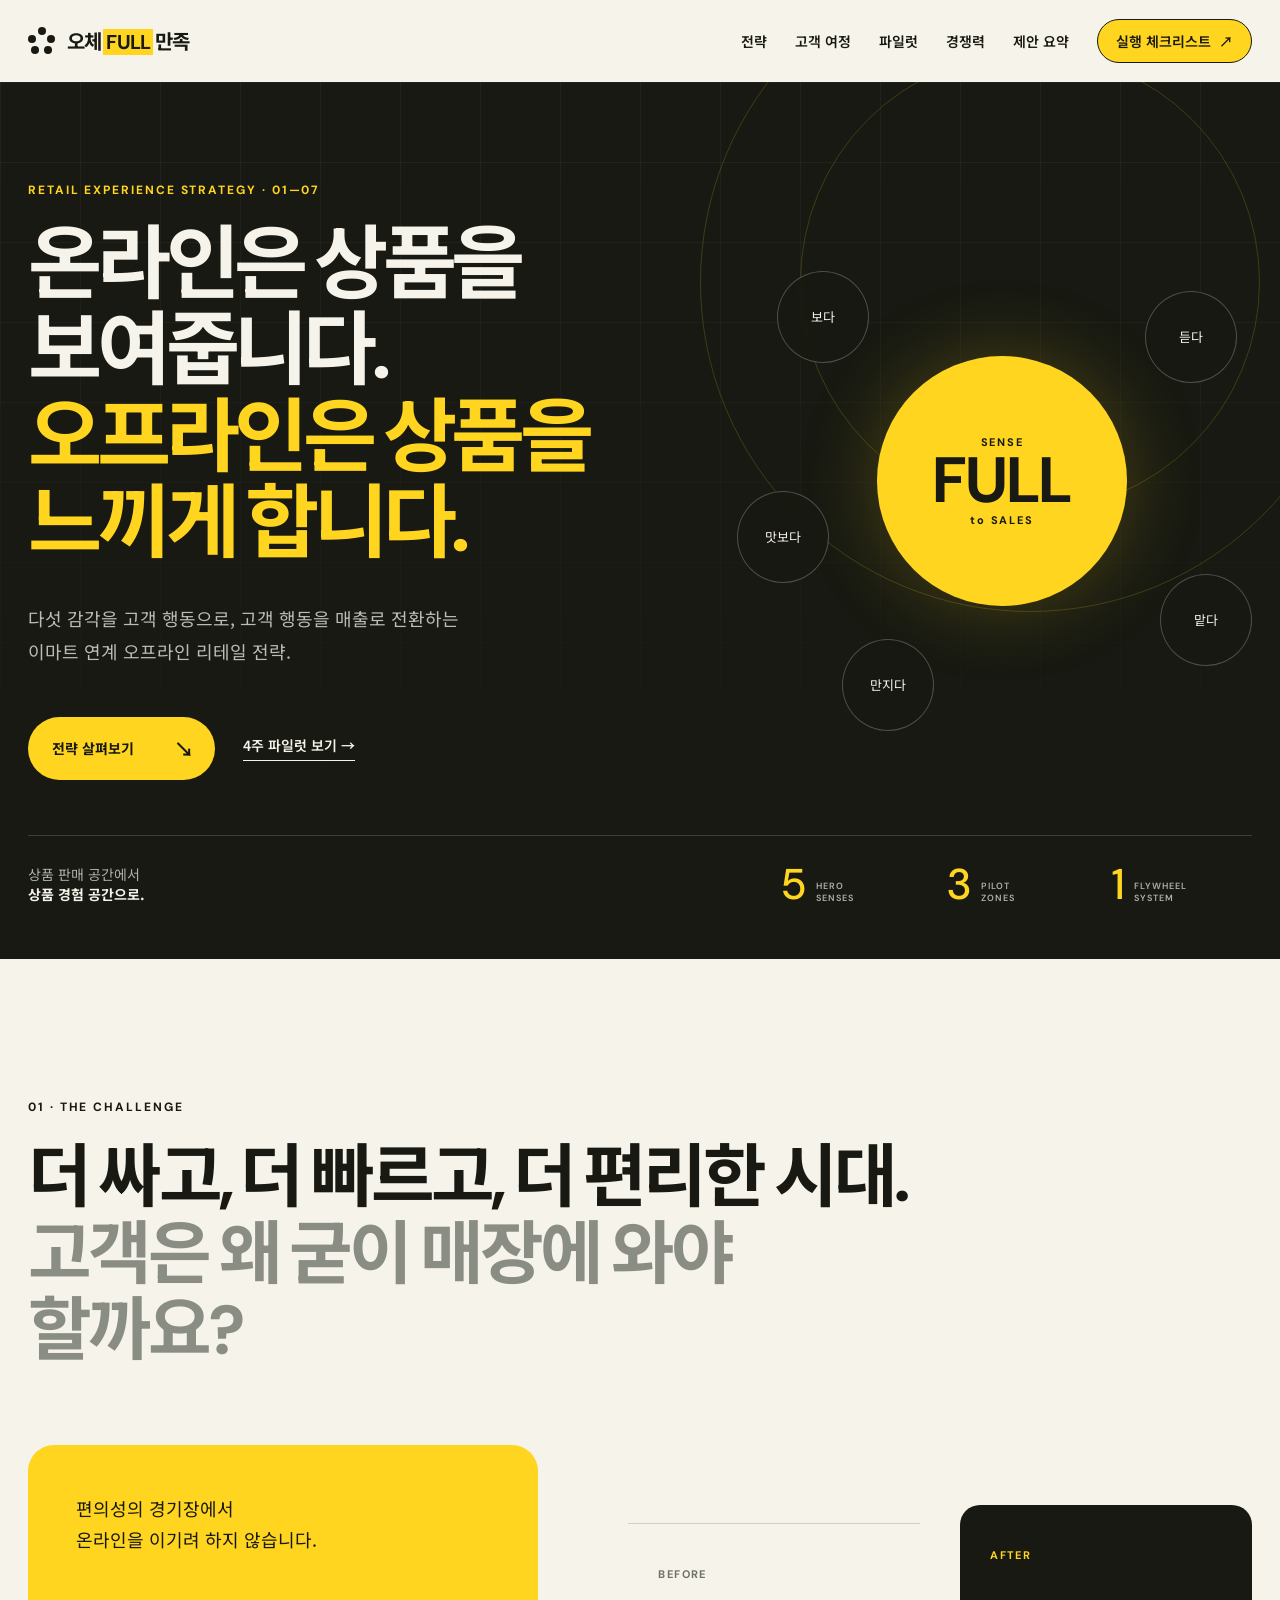
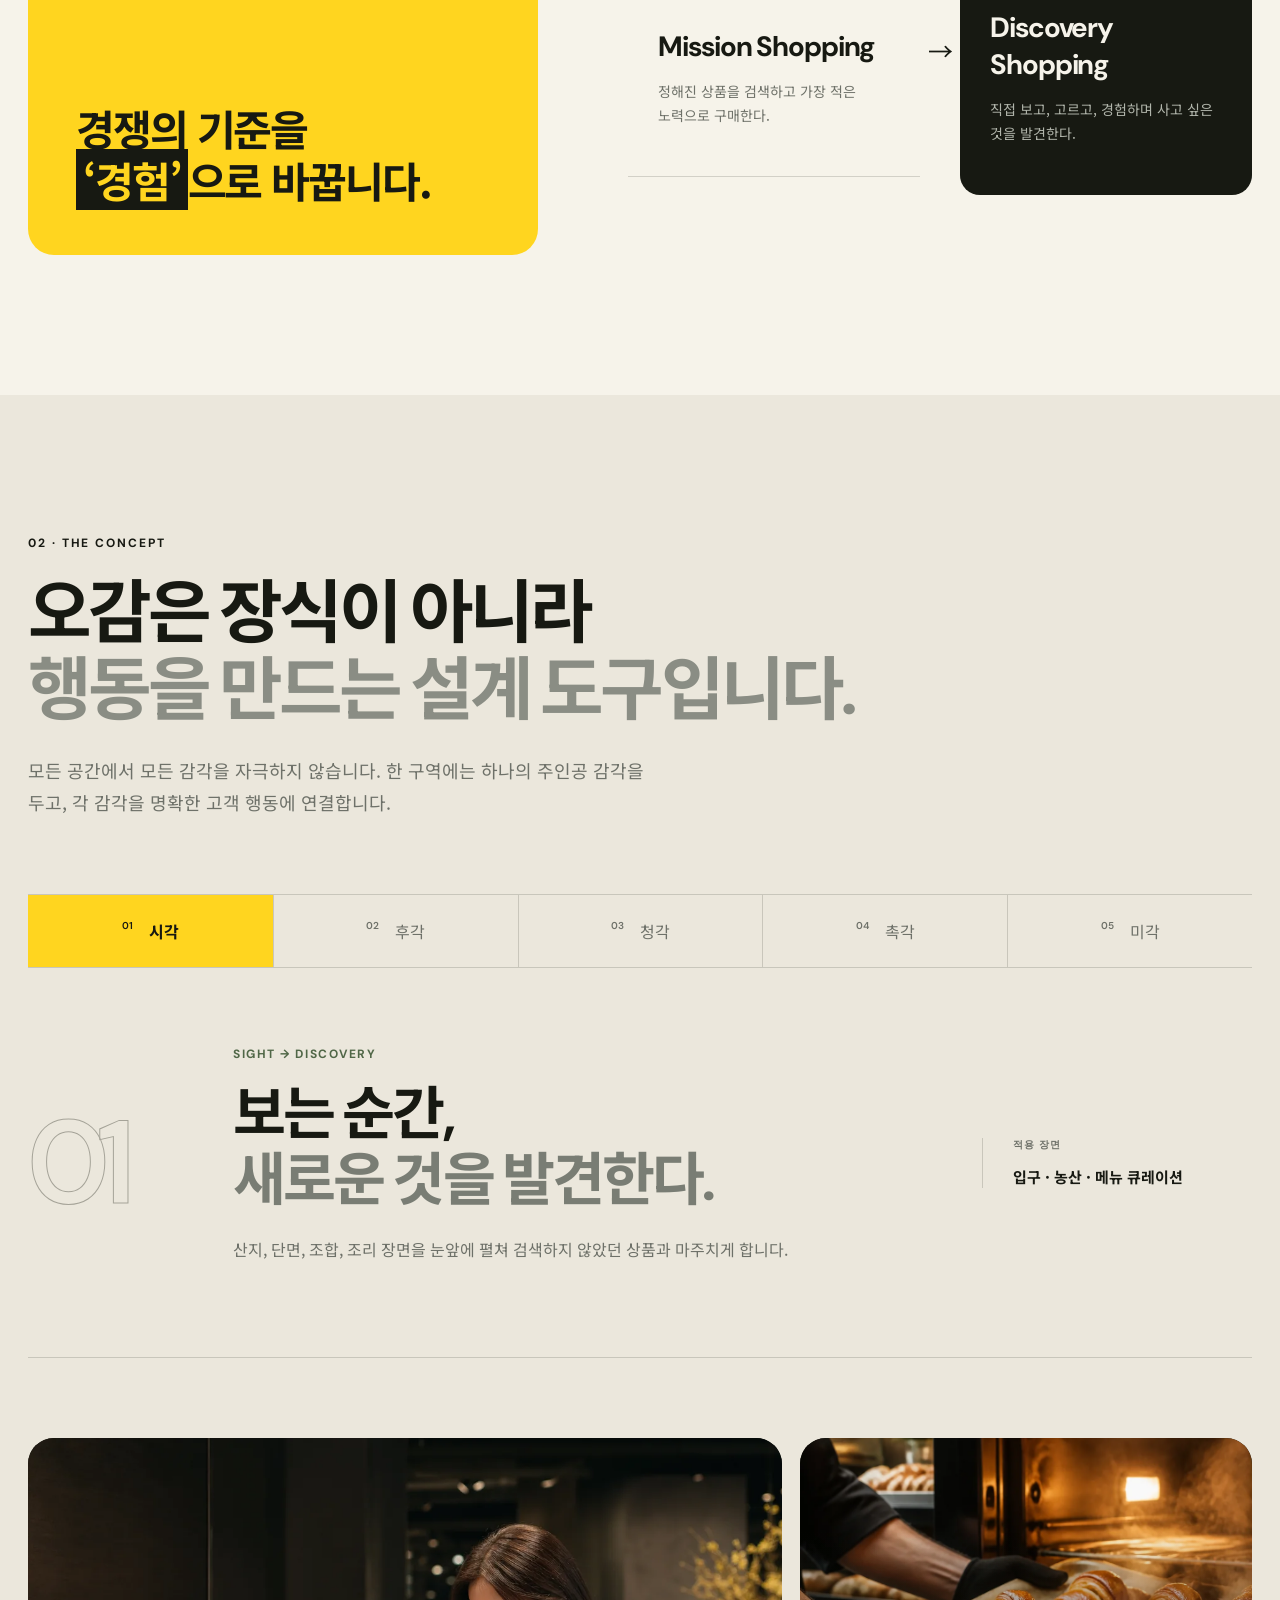
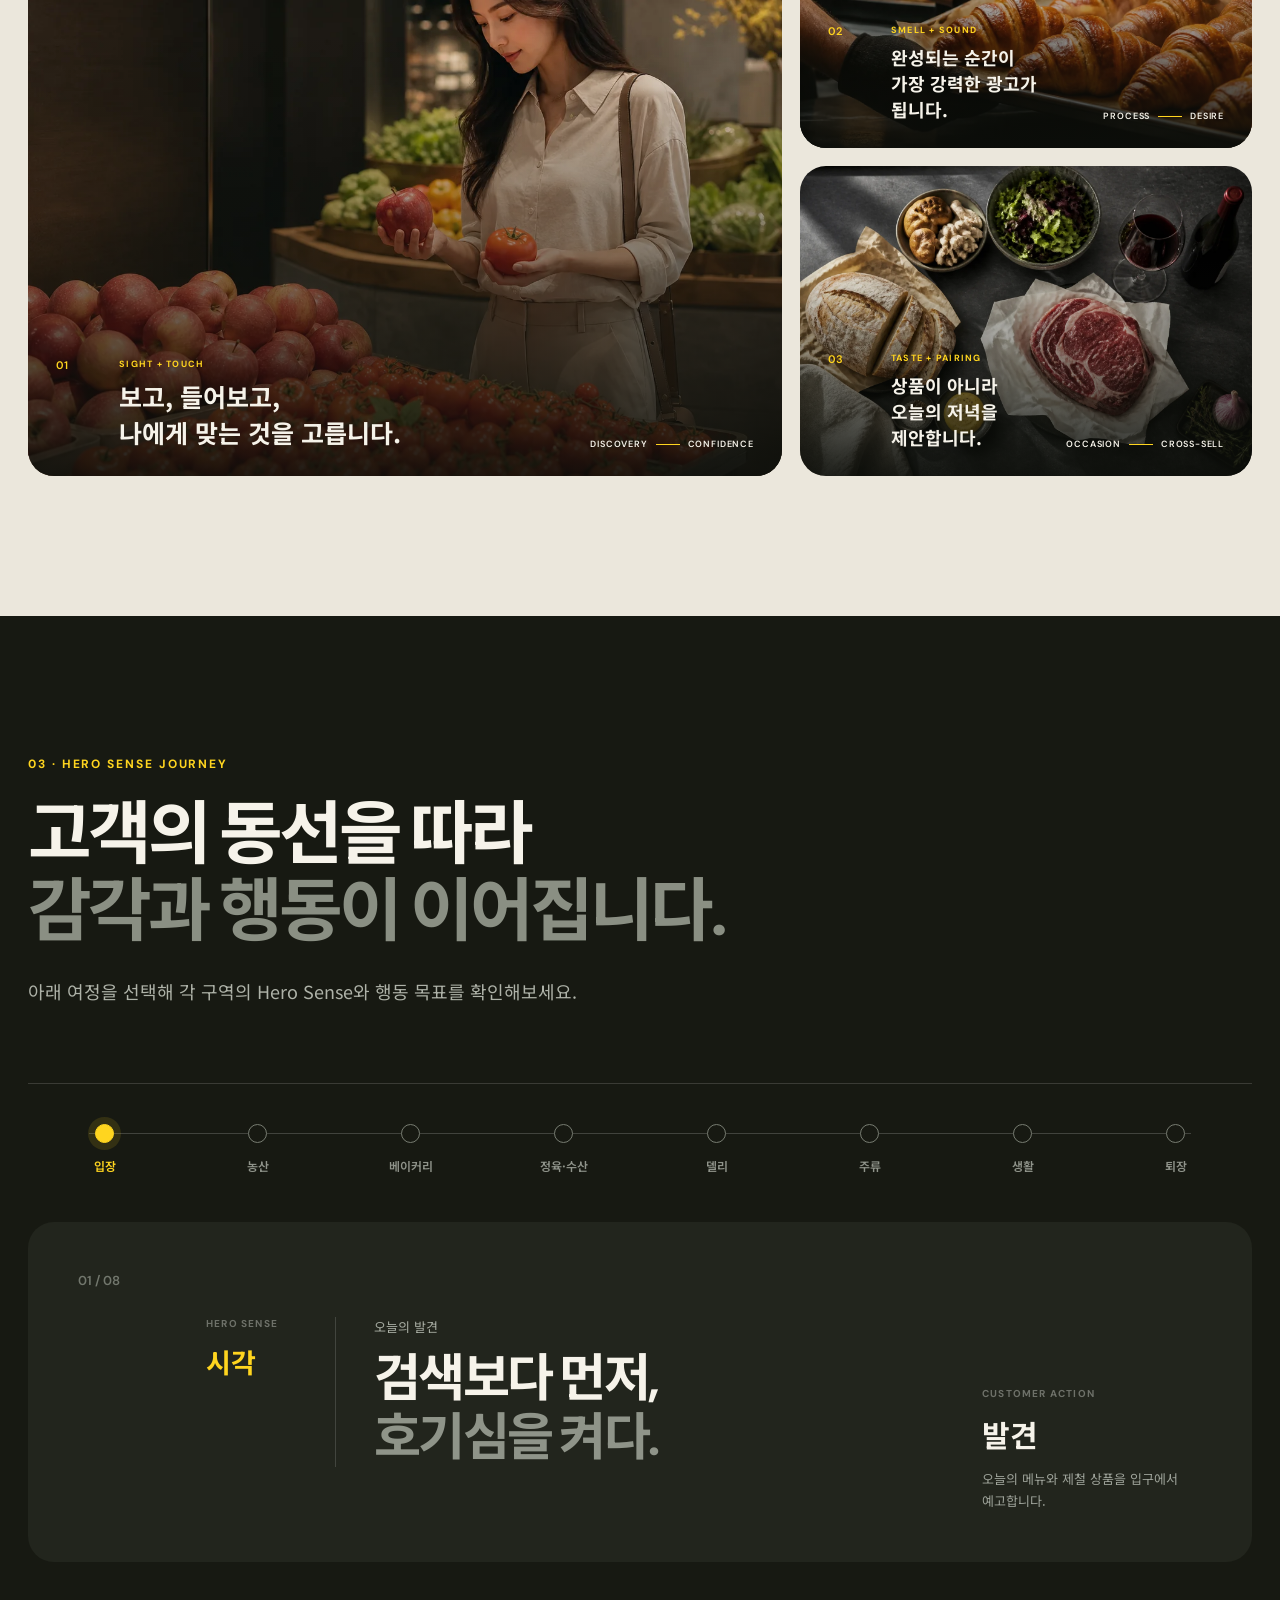
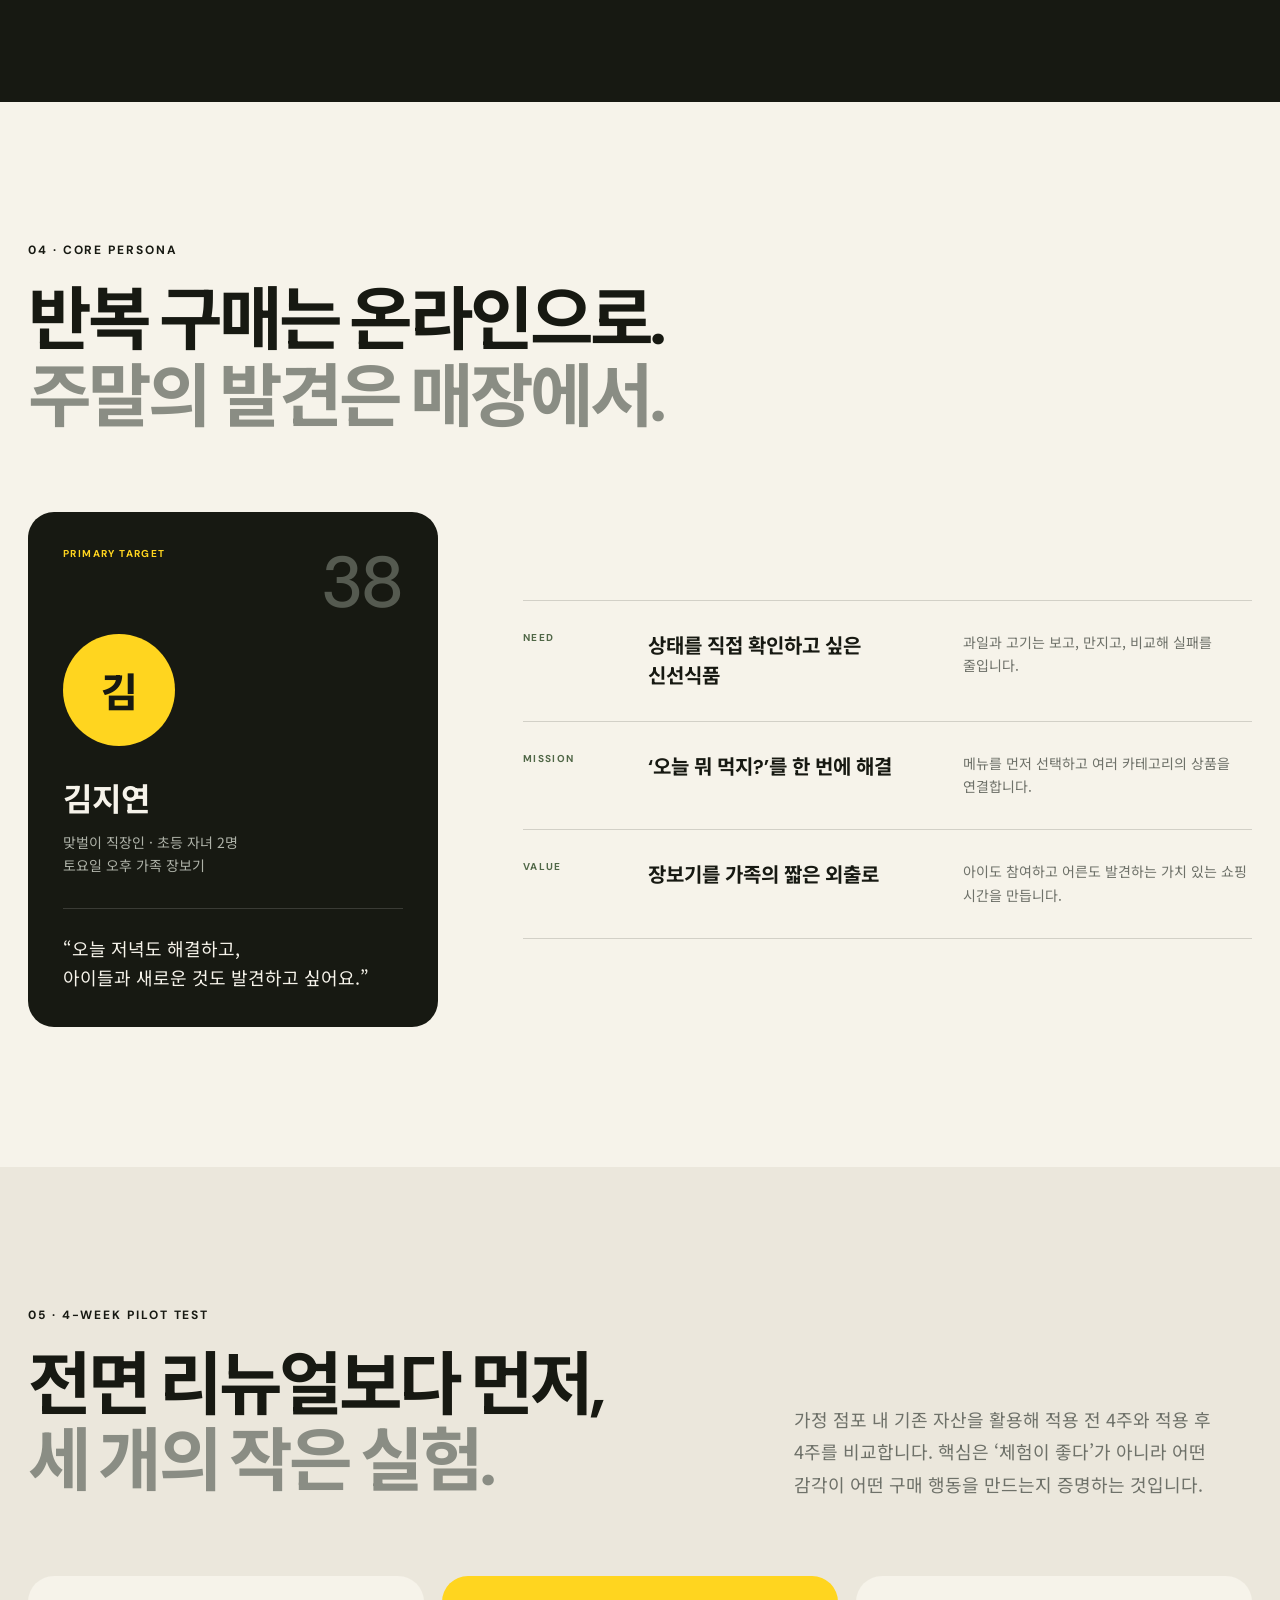
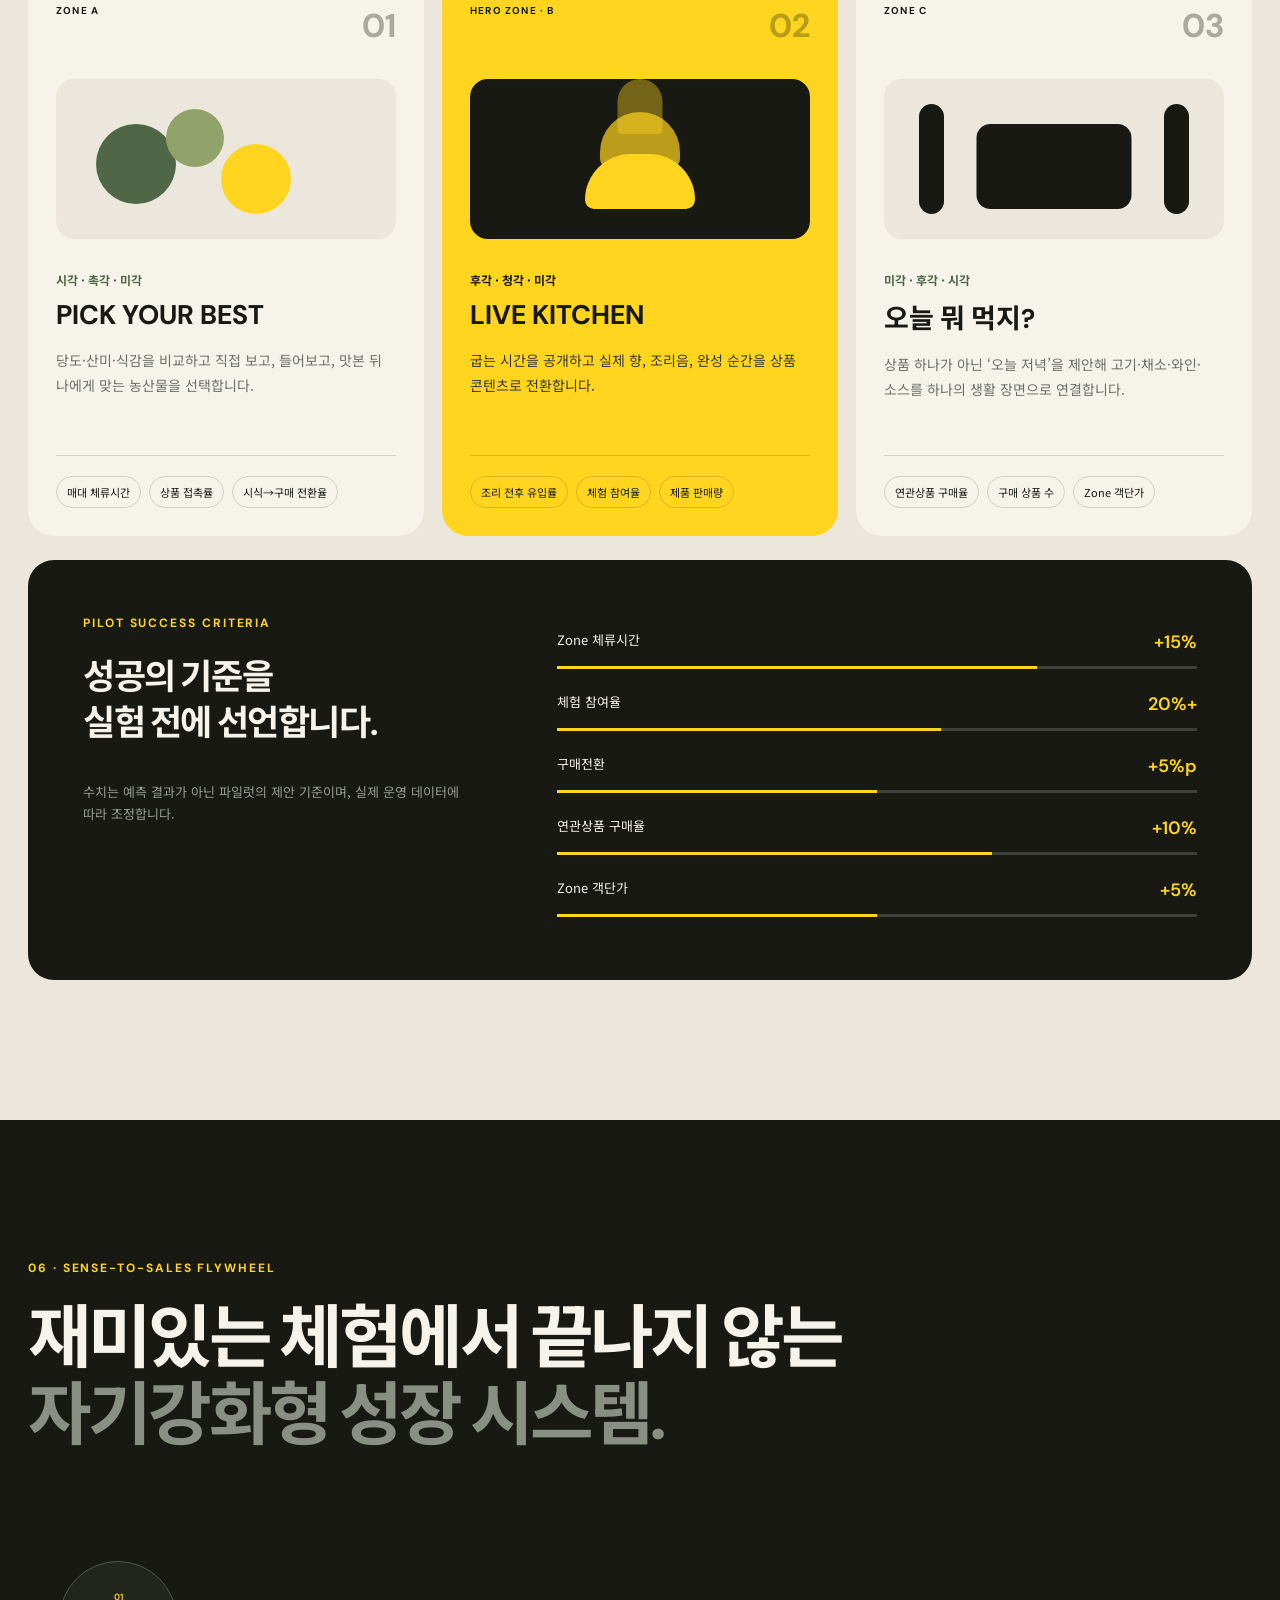
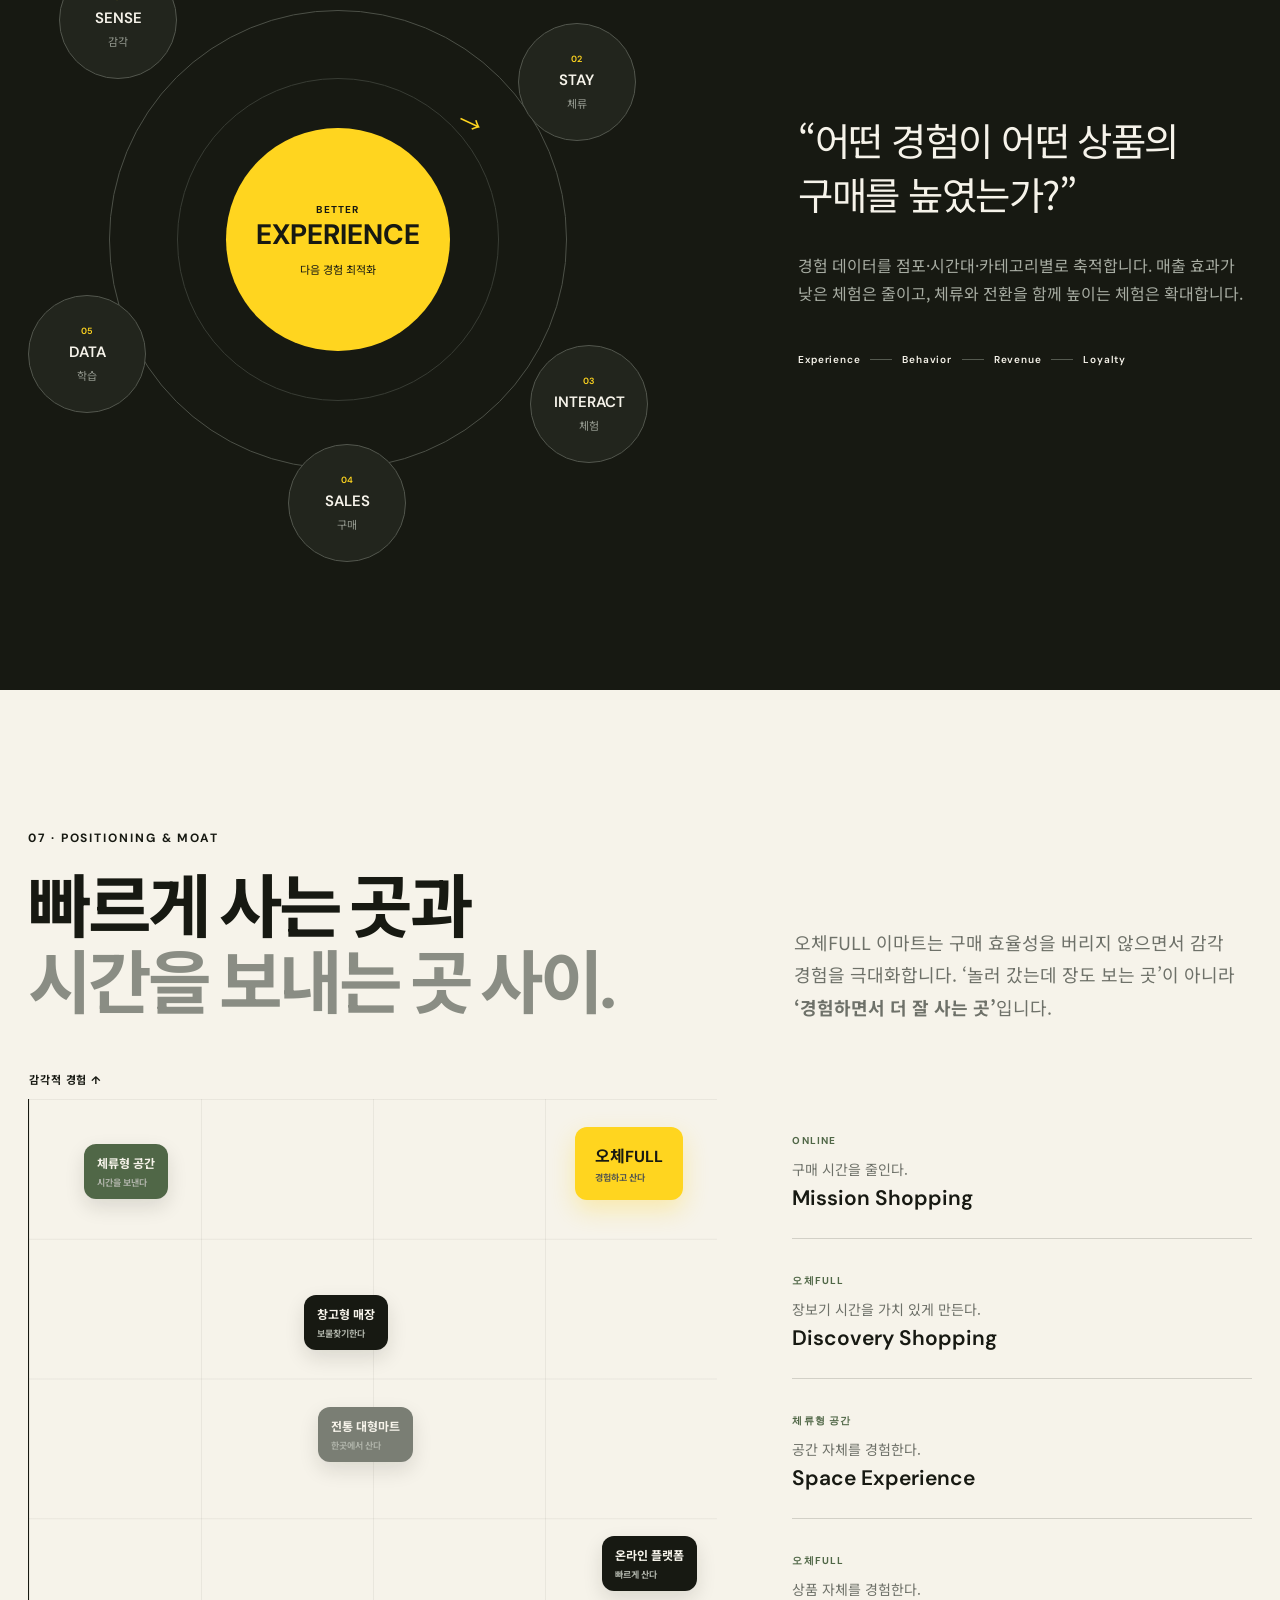
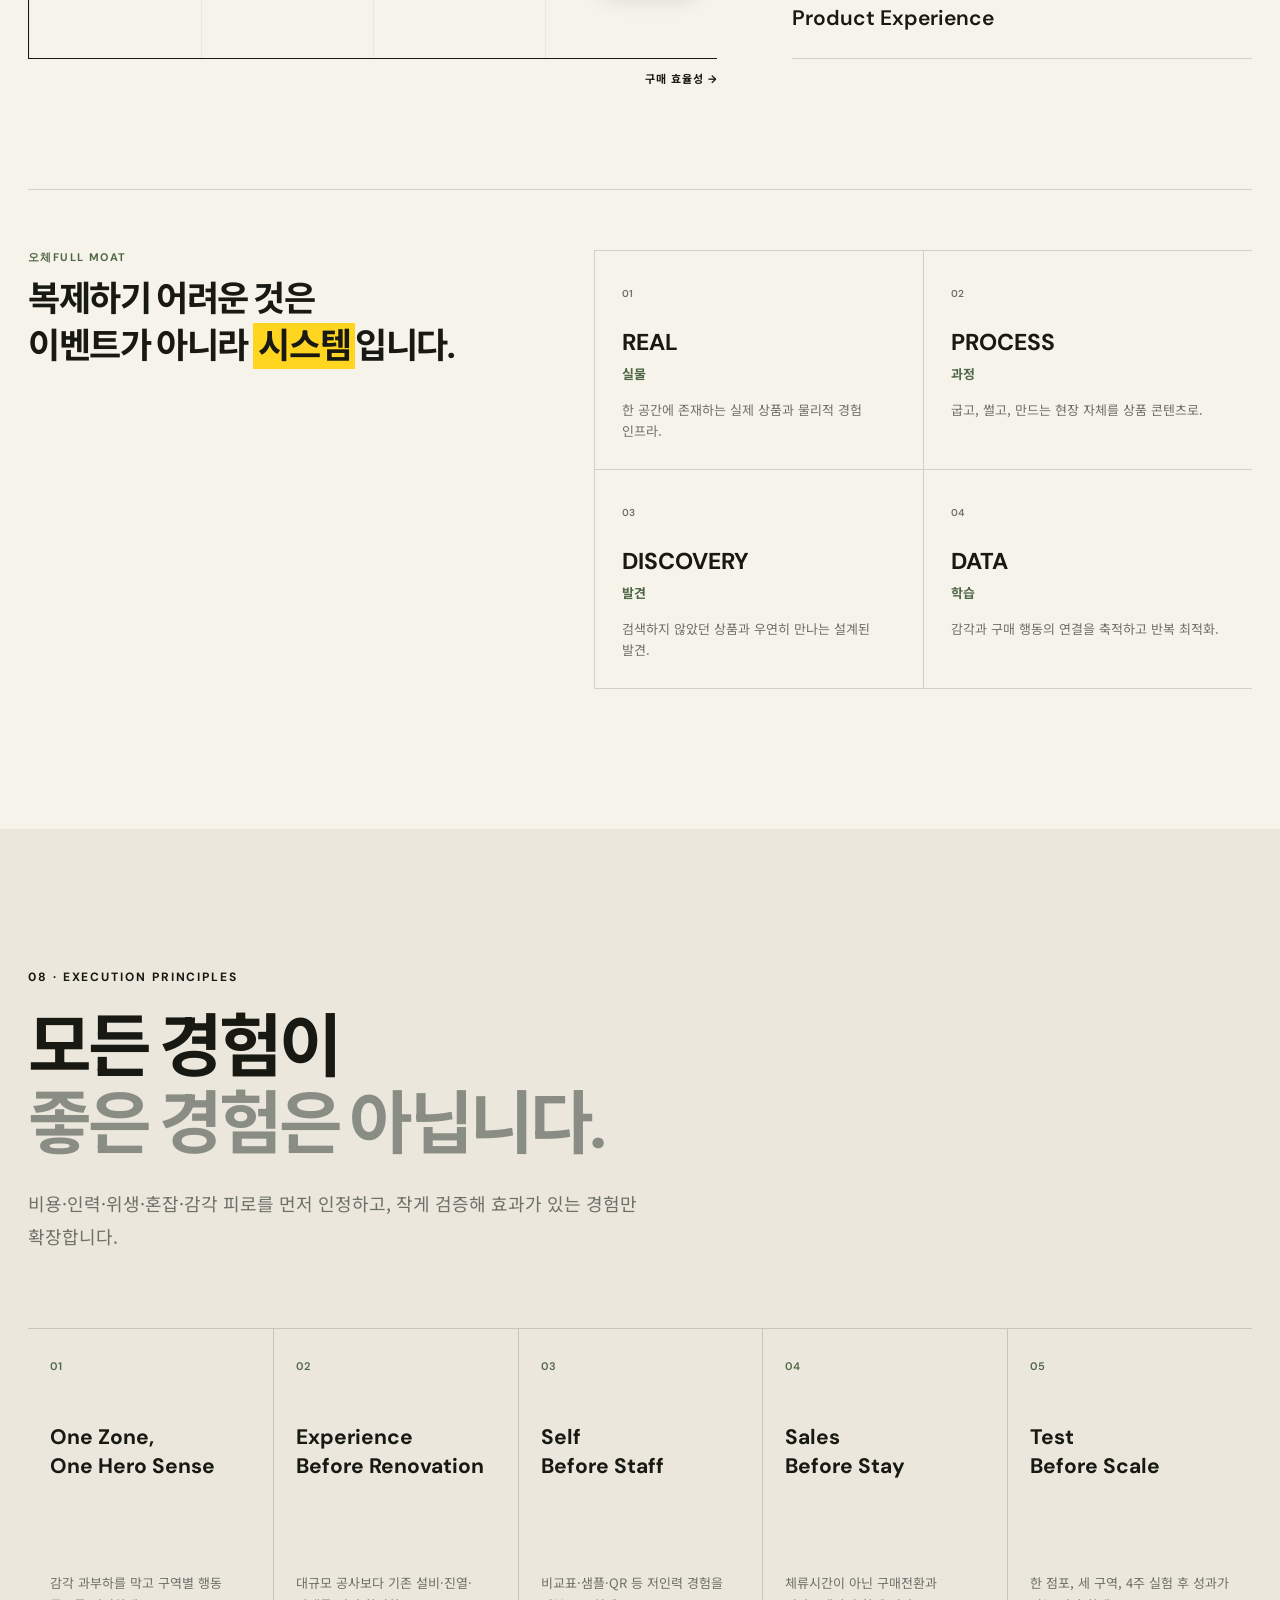
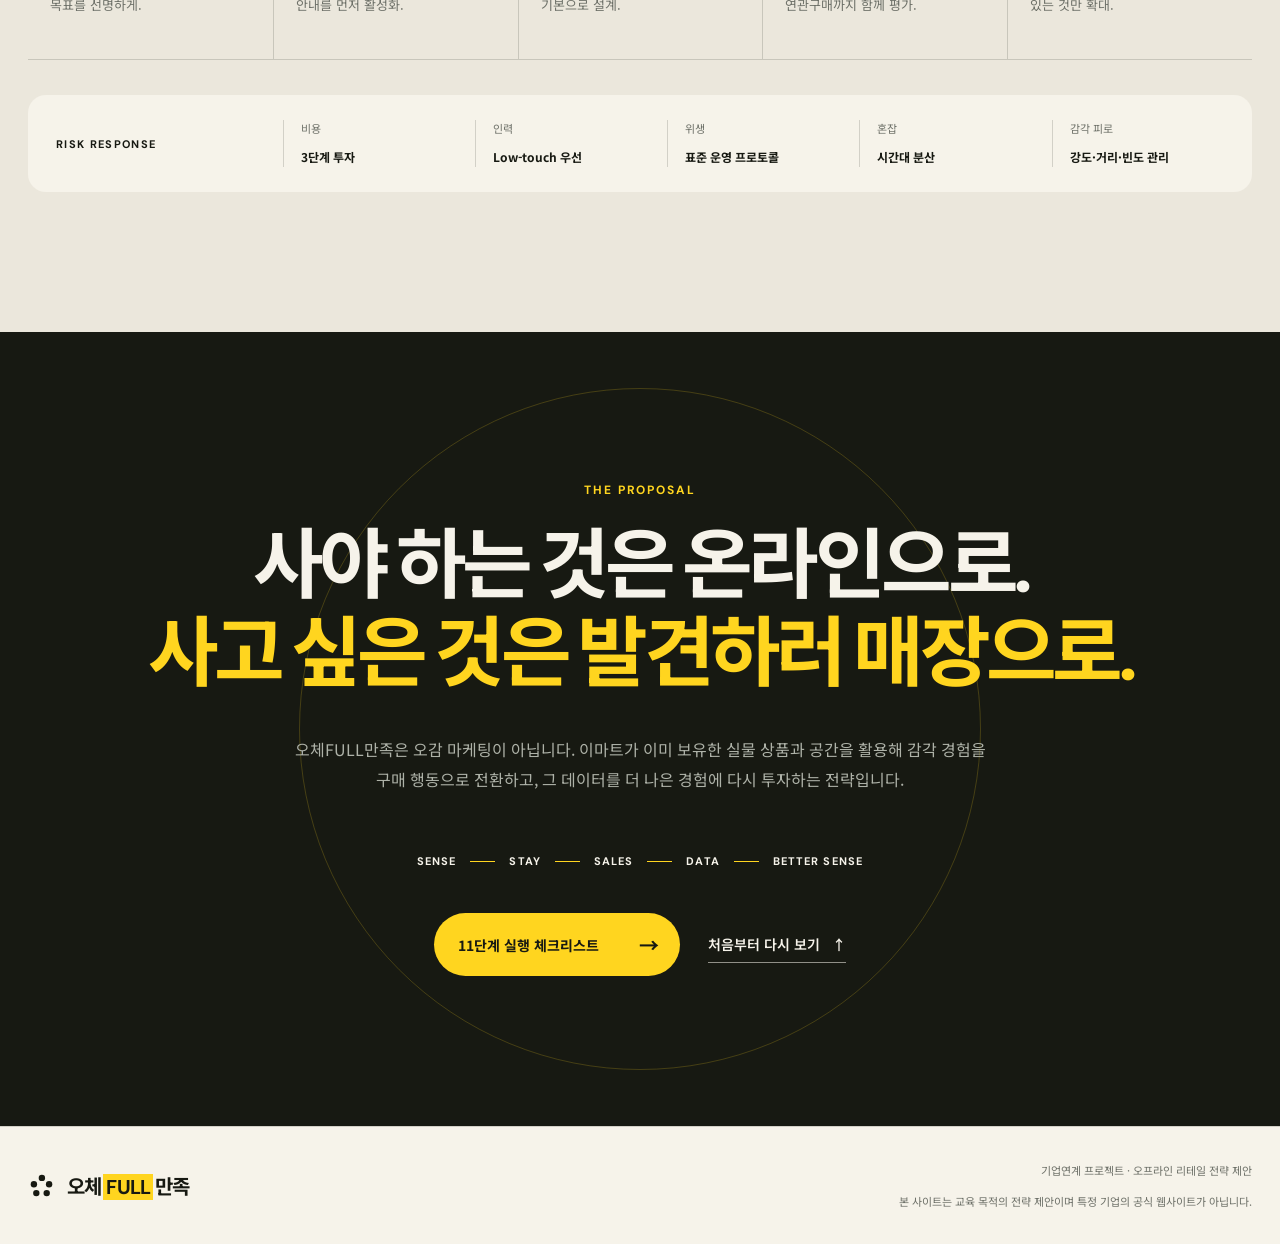
<file: index.html>
<!doctype html>
<html lang="ko">
<head>
  <meta charset="utf-8">
  <meta name="viewport" content="width=device-width, initial-scale=1">
  <meta name="description" content="온라인이 채울 수 없는 다섯 감각을 구매 행동으로 연결하는 오프라인 리테일 전략, 오체FULL만족.">
  <title>오체FULL만족 — Sense to Sales</title>
  <link rel="preconnect" href="https://fonts.googleapis.com">
  <link rel="preconnect" href="https://fonts.gstatic.com" crossorigin>
  <link href="https://fonts.googleapis.com/css2?family=DM+Sans:wght@400;500;600;700&family=Noto+Sans+KR:wght@400;500;600;700;800&display=swap" rel="stylesheet">
  <link rel="stylesheet" href="styles.css">
</head>
<body>
  <div class="scroll-progress" aria-hidden="true"><span></span></div>
  <header class="site-header" id="top">
    <a class="brand" href="#top" aria-label="오체FULL만족 홈">
      <span class="brand-mark" aria-hidden="true"><i></i><i></i><i></i><i></i><i></i></span>
      <span>오체<span>FULL</span>만족</span>
    </a>
    <button class="menu-toggle" type="button" aria-expanded="false" aria-controls="primary-nav">
      <span class="sr-only">메뉴 열기</span><i></i><i></i>
    </button>
    <nav id="primary-nav" class="primary-nav" aria-label="주요 메뉴">
      <a href="#concept">전략</a>
      <a href="#journey">고객 여정</a>
      <a href="#pilot">파일럿</a>
      <a href="#moat">경쟁력</a>
      <a href="#proposal">제안 요약</a>
      <a class="nav-cta" href="web-checklist/">실행 체크리스트 <span aria-hidden="true">↗</span></a>
    </nav>
  </header>

  <main>
    <section class="hero section-dark" aria-labelledby="hero-title">
      <div class="hero-grid" aria-hidden="true"></div>
      <div class="hero-orbit orbit-one" aria-hidden="true"></div>
      <div class="hero-orbit orbit-two" aria-hidden="true"></div>
      <div class="hero-copy reveal">
        <p class="eyebrow light">RETAIL EXPERIENCE STRATEGY · 01—07</p>
        <h1 id="hero-title">온라인은 상품을 보여줍니다.<br><em>오프라인은 상품을 느끼게 합니다.</em></h1>
        <p class="hero-lead">다섯 감각을 고객 행동으로, 고객 행동을 매출로 전환하는<br>이마트 연계 오프라인 리테일 전략.</p>
        <div class="hero-actions">
          <a class="button button-yellow" href="#concept">전략 살펴보기 <span aria-hidden="true">↘</span></a>
          <a class="text-link light-link" href="#pilot">4주 파일럿 보기 <span aria-hidden="true">→</span></a>
        </div>
      </div>
      <div class="hero-visual reveal" aria-label="다섯 감각이 하나의 구매 경험으로 연결되는 그래픽">
        <div class="sense-core"><span>SENSE</span><strong>FULL</strong><small>to SALES</small></div>
        <span class="sense-dot dot-1">보다</span>
        <span class="sense-dot dot-2">듣다</span>
        <span class="sense-dot dot-3">맡다</span>
        <span class="sense-dot dot-4">만지다</span>
        <span class="sense-dot dot-5">맛보다</span>
      </div>
      <div class="hero-bottom reveal">
        <p>상품 판매 공간에서<br><strong>상품 경험 공간으로.</strong></p>
        <div class="hero-stat"><strong>5</strong><span>HERO<br>SENSES</span></div>
        <div class="hero-stat"><strong>3</strong><span>PILOT<br>ZONES</span></div>
        <div class="hero-stat"><strong>1</strong><span>FLYWHEEL<br>SYSTEM</span></div>
      </div>
    </section>

    <section class="problem section-pad" id="concept" aria-labelledby="problem-title">
      <div class="section-heading reveal">
        <p class="eyebrow">01 · THE CHALLENGE</p>
        <h2 id="problem-title">더 싸고, 더 빠르고, 더 편리한 시대.<br><span>고객은 왜 굳이 매장에 와야 할까요?</span></h2>
      </div>
      <div class="problem-layout">
        <div class="quote-panel reveal">
          <p>편의성의 경기장에서<br>온라인을 이기려 하지 않습니다.</p>
          <strong>경쟁의 기준을<br><mark>‘경험’</mark>으로 바꿉니다.</strong>
        </div>
        <div class="shift-list reveal">
          <article>
            <span>BEFORE</span>
            <h3>Mission Shopping</h3>
            <p>정해진 상품을 검색하고 가장 적은 노력으로 구매한다.</p>
          </article>
          <div class="shift-arrow" aria-hidden="true">→</div>
          <article class="active">
            <span>AFTER</span>
            <h3>Discovery Shopping</h3>
            <p>직접 보고, 고르고, 경험하며 사고 싶은 것을 발견한다.</p>
          </article>
        </div>
      </div>
    </section>

    <section class="concept section-pad section-warm" aria-labelledby="concept-title">
      <div class="section-heading reveal">
        <p class="eyebrow">02 · THE CONCEPT</p>
        <h2 id="concept-title">오감은 장식이 아니라<br><span>행동을 만드는 설계 도구입니다.</span></h2>
        <p class="heading-copy">모든 공간에서 모든 감각을 자극하지 않습니다. 한 구역에는 하나의 주인공 감각을 두고, 각 감각을 명확한 고객 행동에 연결합니다.</p>
      </div>
      <div class="sense-tabs reveal" role="tablist" aria-label="다섯 감각 전략">
        <button role="tab" aria-selected="true" aria-controls="sense-panel" data-sense="sight"><span>01</span>시각</button>
        <button role="tab" aria-selected="false" aria-controls="sense-panel" data-sense="smell"><span>02</span>후각</button>
        <button role="tab" aria-selected="false" aria-controls="sense-panel" data-sense="sound"><span>03</span>청각</button>
        <button role="tab" aria-selected="false" aria-controls="sense-panel" data-sense="touch"><span>04</span>촉각</button>
        <button role="tab" aria-selected="false" aria-controls="sense-panel" data-sense="taste"><span>05</span>미각</button>
      </div>
      <div class="sense-panel reveal" id="sense-panel" role="tabpanel" aria-live="polite">
        <div class="sense-symbol" aria-hidden="true">01</div>
        <div>
          <p class="sense-en">SIGHT → DISCOVERY</p>
          <h3>보는 순간,<br><em>새로운 것을 발견한다.</em></h3>
          <p>산지, 단면, 조합, 조리 장면을 눈앞에 펼쳐 검색하지 않았던 상품과 마주치게 합니다.</p>
        </div>
        <div class="sense-use"><span>적용 장면</span><strong>입구 · 농산 · 메뉴 큐레이션</strong></div>
      </div>
      <div class="experience-gallery reveal" aria-label="오체FULL만족 경험 장면">
        <figure class="experience-visual experience-wide">
          <img src="assets/sense-produce.webp" alt="프리미엄 농산 코너에서 사과와 토마토를 직접 비교하는 고객" loading="lazy">
          <figcaption>
            <span class="visual-count">01</span>
            <div><small>SIGHT + TOUCH</small><strong>보고, 들어보고,<br>나에게 맞는 것을 고릅니다.</strong></div>
            <p>DISCOVERY <i></i> CONFIDENCE</p>
          </figcaption>
        </figure>
        <figure class="experience-visual experience-tall">
          <img src="assets/live-bakery.webp" alt="오븐에서 갓 구운 크루아상을 꺼내는 라이브 베이커리 장면" loading="lazy">
          <figcaption>
            <span class="visual-count">02</span>
            <div><small>SMELL + SOUND</small><strong>완성되는 순간이<br>가장 강력한 광고가 됩니다.</strong></div>
            <p>PROCESS <i></i> DESIRE</p>
          </figcaption>
        </figure>
        <figure class="experience-visual experience-meal">
          <img src="assets/meal-solution.webp" alt="스테이크와 와인, 샐러드, 빵을 하나의 저녁으로 구성한 밀 솔루션" loading="lazy">
          <figcaption>
            <span class="visual-count">03</span>
            <div><small>TASTE + PAIRING</small><strong>상품이 아니라<br>오늘의 저녁을 제안합니다.</strong></div>
            <p>OCCASION <i></i> CROSS-SELL</p>
          </figcaption>
        </figure>
      </div>
    </section>

    <section class="journey section-pad section-dark" id="journey" aria-labelledby="journey-title">
      <div class="section-heading reveal">
        <p class="eyebrow light">03 · HERO SENSE JOURNEY</p>
        <h2 id="journey-title">고객의 동선을 따라<br><span>감각과 행동이 이어집니다.</span></h2>
        <p class="heading-copy light-copy">아래 여정을 선택해 각 구역의 Hero Sense와 행동 목표를 확인해보세요.</p>
      </div>
      <div class="journey-stage reveal">
        <div class="journey-route" role="tablist" aria-label="고객 여정 단계">
          <button class="active" role="tab" aria-selected="true" data-step="0"><i></i><span>입장</span></button>
          <button role="tab" aria-selected="false" data-step="1"><i></i><span>농산</span></button>
          <button role="tab" aria-selected="false" data-step="2"><i></i><span>베이커리</span></button>
          <button role="tab" aria-selected="false" data-step="3"><i></i><span>정육·수산</span></button>
          <button role="tab" aria-selected="false" data-step="4"><i></i><span>델리</span></button>
          <button role="tab" aria-selected="false" data-step="5"><i></i><span>주류</span></button>
          <button role="tab" aria-selected="false" data-step="6"><i></i><span>생활</span></button>
          <button role="tab" aria-selected="false" data-step="7"><i></i><span>퇴장</span></button>
        </div>
        <div class="journey-detail" id="journey-detail" aria-live="polite">
          <span class="journey-no">01 / 08</span>
          <div class="journey-sense"><small>HERO SENSE</small><strong>시각</strong></div>
          <div class="journey-main">
            <p>오늘의 발견</p>
            <h3>검색보다 먼저,<br><em>호기심을 켜다.</em></h3>
          </div>
          <div class="journey-action"><small>CUSTOMER ACTION</small><strong>발견</strong><p>오늘의 메뉴와 제철 상품을 입구에서 예고합니다.</p></div>
        </div>
      </div>
    </section>

    <section class="persona section-pad" aria-labelledby="persona-title">
      <div class="section-heading reveal">
        <p class="eyebrow">04 · CORE PERSONA</p>
        <h2 id="persona-title">반복 구매는 온라인으로.<br><span>주말의 발견은 매장에서.</span></h2>
      </div>
      <div class="persona-grid">
        <article class="persona-card reveal">
          <div class="persona-top"><span>PRIMARY TARGET</span><strong>38</strong></div>
          <div class="avatar" aria-hidden="true"><span>김</span></div>
          <h3>김지연</h3>
          <p>맞벌이 직장인 · 초등 자녀 2명<br>토요일 오후 가족 장보기</p>
          <div class="persona-quote">“오늘 저녁도 해결하고,<br>아이들과 새로운 것도 발견하고 싶어요.”</div>
        </article>
        <div class="persona-story reveal">
          <div class="story-row"><span>NEED</span><h3>상태를 직접 확인하고 싶은 신선식품</h3><p>과일과 고기는 보고, 만지고, 비교해 실패를 줄입니다.</p></div>
          <div class="story-row"><span>MISSION</span><h3>‘오늘 뭐 먹지?’를 한 번에 해결</h3><p>메뉴를 먼저 선택하고 여러 카테고리의 상품을 연결합니다.</p></div>
          <div class="story-row"><span>VALUE</span><h3>장보기를 가족의 짧은 외출로</h3><p>아이도 참여하고 어른도 발견하는 가치 있는 쇼핑 시간을 만듭니다.</p></div>
        </div>
      </div>
    </section>

    <section class="pilot section-pad section-warm" id="pilot" aria-labelledby="pilot-title">
      <div class="section-heading heading-split reveal">
        <div><p class="eyebrow">05 · 4-WEEK PILOT TEST</p><h2 id="pilot-title">전면 리뉴얼보다 먼저,<br><span>세 개의 작은 실험.</span></h2></div>
        <p class="heading-copy">가정 점포 내 기존 자산을 활용해 적용 전 4주와 적용 후 4주를 비교합니다. 핵심은 ‘체험이 좋다’가 아니라 어떤 감각이 어떤 구매 행동을 만드는지 증명하는 것입니다.</p>
      </div>
      <div class="pilot-cards">
        <article class="pilot-card reveal">
          <div class="pilot-index"><span>ZONE A</span><strong>01</strong></div>
          <div class="pilot-icon visual-produce" aria-hidden="true"><i></i><i></i><i></i></div>
          <p class="pilot-senses">시각 · 촉각 · 미각</p>
          <h3>PICK YOUR BEST</h3>
          <p>당도·산미·식감을 비교하고 직접 보고, 들어보고, 맛본 뒤 나에게 맞는 농산물을 선택합니다.</p>
          <ul><li>매대 체류시간</li><li>상품 접촉률</li><li>시식→구매 전환율</li></ul>
        </article>
        <article class="pilot-card featured reveal">
          <div class="pilot-index"><span>HERO ZONE · B</span><strong>02</strong></div>
          <div class="pilot-icon visual-bake" aria-hidden="true"><i></i><i></i><i></i></div>
          <p class="pilot-senses">후각 · 청각 · 미각</p>
          <h3>LIVE KITCHEN</h3>
          <p>굽는 시간을 공개하고 실제 향, 조리음, 완성 순간을 상품 콘텐츠로 전환합니다.</p>
          <ul><li>조리 전후 유입률</li><li>체험 참여율</li><li>제품 판매량</li></ul>
        </article>
        <article class="pilot-card reveal">
          <div class="pilot-index"><span>ZONE C</span><strong>03</strong></div>
          <div class="pilot-icon visual-meal" aria-hidden="true"><i></i><i></i><i></i></div>
          <p class="pilot-senses">미각 · 후각 · 시각</p>
          <h3>오늘 뭐 먹지?</h3>
          <p>상품 하나가 아닌 ‘오늘 저녁’을 제안해 고기·채소·와인·소스를 하나의 생활 장면으로 연결합니다.</p>
          <ul><li>연관상품 구매율</li><li>구매 상품 수</li><li>Zone 객단가</li></ul>
        </article>
      </div>
      <div class="kpi-board reveal">
        <div class="kpi-intro"><p class="eyebrow light">PILOT SUCCESS CRITERIA</p><h3>성공의 기준을<br>실험 전에 선언합니다.</h3><p>수치는 예측 결과가 아닌 파일럿의 제안 기준이며, 실제 운영 데이터에 따라 조정합니다.</p></div>
        <div class="kpi-list">
          <div><span>Zone 체류시간</span><strong>+15%</strong><i style="--value:75%"></i></div>
          <div><span>체험 참여율</span><strong>20%+</strong><i style="--value:60%"></i></div>
          <div><span>구매전환</span><strong>+5%p</strong><i style="--value:50%"></i></div>
          <div><span>연관상품 구매율</span><strong>+10%</strong><i style="--value:68%"></i></div>
          <div><span>Zone 객단가</span><strong>+5%</strong><i style="--value:50%"></i></div>
        </div>
      </div>
    </section>

    <section class="flywheel section-pad section-dark" aria-labelledby="flywheel-title">
      <div class="section-heading reveal">
        <p class="eyebrow light">06 · SENSE-TO-SALES FLYWHEEL</p>
        <h2 id="flywheel-title">재미있는 체험에서 끝나지 않는<br><span>자기강화형 성장 시스템.</span></h2>
      </div>
      <div class="flywheel-layout reveal">
        <div class="flywheel-diagram" aria-label="감각, 체류, 상호작용, 구매, 데이터, 더 나은 경험이 순환하는 구조">
          <div class="fly-ring ring-a"></div><div class="fly-ring ring-b"></div>
          <div class="fly-core"><small>BETTER</small><strong>EXPERIENCE</strong><span>다음 경험 최적화</span></div>
          <div class="fly-node n1"><span>01</span><strong>SENSE</strong><small>감각</small></div>
          <div class="fly-node n2"><span>02</span><strong>STAY</strong><small>체류</small></div>
          <div class="fly-node n3"><span>03</span><strong>INTERACT</strong><small>체험</small></div>
          <div class="fly-node n4"><span>04</span><strong>SALES</strong><small>구매</small></div>
          <div class="fly-node n5"><span>05</span><strong>DATA</strong><small>학습</small></div>
        </div>
        <div class="flywheel-copy">
          <blockquote>“어떤 경험이 어떤 상품의 구매를 높였는가?”</blockquote>
          <p>경험 데이터를 점포·시간대·카테고리별로 축적합니다. 매출 효과가 낮은 체험은 줄이고, 체류와 전환을 함께 높이는 체험은 확대합니다.</p>
          <div class="fly-rule"><span>Experience</span><i></i><span>Behavior</span><i></i><span>Revenue</span><i></i><span>Loyalty</span></div>
        </div>
      </div>
    </section>

    <section class="position section-pad" id="moat" aria-labelledby="position-title">
      <div class="section-heading heading-split reveal">
        <div><p class="eyebrow">07 · POSITIONING & MOAT</p><h2 id="position-title">빠르게 사는 곳과<br><span>시간을 보내는 곳 사이.</span></h2></div>
        <p class="heading-copy">오체FULL 이마트는 구매 효율성을 버리지 않으면서 감각 경험을 극대화합니다. ‘놀러 갔는데 장도 보는 곳’이 아니라 <strong>‘경험하면서 더 잘 사는 곳’</strong>입니다.</p>
      </div>
      <div class="position-grid">
        <div class="position-map reveal" role="img" aria-label="구매 효율성과 감각 경험을 축으로 한 경쟁 포지셔닝 맵">
          <span class="axis-y">감각적 경험 ↑</span><span class="axis-x">구매 효율성 →</span>
          <i class="grid-v"></i><i class="grid-h"></i>
          <span class="competitor c-online">온라인 플랫폼<small>빠르게 산다</small></span>
          <span class="competitor c-mart">전통 대형마트<small>한곳에서 산다</small></span>
          <span class="competitor c-leisure">체류형 공간<small>시간을 보낸다</small></span>
          <span class="competitor c-costco">창고형 매장<small>보물찾기한다</small></span>
          <span class="competitor c-full">오체FULL<small>경험하고 산다</small></span>
        </div>
        <div class="channel-lines reveal">
          <div><span>ONLINE</span><p>구매 시간을 줄인다.</p><strong>Mission Shopping</strong></div>
          <div><span>오체FULL</span><p>장보기 시간을 가치 있게 만든다.</p><strong>Discovery Shopping</strong></div>
          <div><span>체류형 공간</span><p>공간 자체를 경험한다.</p><strong>Space Experience</strong></div>
          <div><span>오체FULL</span><p>상품 자체를 경험한다.</p><strong>Product Experience</strong></div>
        </div>
      </div>
      <div class="moat-wrap reveal">
        <div class="moat-title"><p>오체FULL MOAT</p><h3>복제하기 어려운 것은<br>이벤트가 아니라 <em>시스템</em>입니다.</h3></div>
        <div class="moat-list">
          <article><span>01</span><h4>REAL</h4><strong>실물</strong><p>한 공간에 존재하는 실제 상품과 물리적 경험 인프라.</p></article>
          <article><span>02</span><h4>PROCESS</h4><strong>과정</strong><p>굽고, 썰고, 만드는 현장 자체를 상품 콘텐츠로.</p></article>
          <article><span>03</span><h4>DISCOVERY</h4><strong>발견</strong><p>검색하지 않았던 상품과 우연히 만나는 설계된 발견.</p></article>
          <article><span>04</span><h4>DATA</h4><strong>학습</strong><p>감각과 구매 행동의 연결을 축적하고 반복 최적화.</p></article>
        </div>
      </div>
    </section>

    <section class="principles section-pad section-warm" aria-labelledby="principles-title">
      <div class="section-heading reveal">
        <p class="eyebrow">08 · EXECUTION PRINCIPLES</p>
        <h2 id="principles-title">모든 경험이<br><span>좋은 경험은 아닙니다.</span></h2>
        <p class="heading-copy">비용·인력·위생·혼잡·감각 피로를 먼저 인정하고, 작게 검증해 효과가 있는 경험만 확장합니다.</p>
      </div>
      <div class="principle-list reveal">
        <article><span>01</span><h3>One Zone,<br>One Hero Sense</h3><p>감각 과부하를 막고 구역별 행동 목표를 선명하게.</p></article>
        <article><span>02</span><h3>Experience<br>Before Renovation</h3><p>대규모 공사보다 기존 설비·진열·안내를 먼저 활성화.</p></article>
        <article><span>03</span><h3>Self<br>Before Staff</h3><p>비교표·샘플·QR 등 저인력 경험을 기본으로 설계.</p></article>
        <article><span>04</span><h3>Sales<br>Before Stay</h3><p>체류시간이 아닌 구매전환과 연관구매까지 함께 평가.</p></article>
        <article><span>05</span><h3>Test<br>Before Scale</h3><p>한 점포, 세 구역, 4주 실험 후 성과가 있는 것만 확대.</p></article>
      </div>
      <div class="risk-strip reveal">
        <p>RISK RESPONSE</p>
        <div><span>비용</span><strong>3단계 투자</strong></div><div><span>인력</span><strong>Low-touch 우선</strong></div><div><span>위생</span><strong>표준 운영 프로토콜</strong></div><div><span>혼잡</span><strong>시간대 분산</strong></div><div><span>감각 피로</span><strong>강도·거리·빈도 관리</strong></div>
      </div>
    </section>

    <section class="proposal section-dark" id="proposal" aria-labelledby="proposal-title">
      <div class="proposal-inner reveal">
        <p class="eyebrow light">THE PROPOSAL</p>
        <h2 id="proposal-title">사야 하는 것은 온라인으로.<br><em>사고 싶은 것은 발견하러 매장으로.</em></h2>
        <p>오체FULL만족은 오감 마케팅이 아닙니다. 이마트가 이미 보유한 실물 상품과 공간을 활용해 감각 경험을 구매 행동으로 전환하고, 그 데이터를 더 나은 경험에 다시 투자하는 전략입니다.</p>
        <div class="proposal-line"><span>SENSE</span><i></i><span>STAY</span><i></i><span>SALES</span><i></i><span>DATA</span><i></i><span>BETTER SENSE</span></div>
        <div class="proposal-actions">
          <a class="button button-yellow" href="web-checklist/">11단계 실행 체크리스트 <span aria-hidden="true">→</span></a>
          <a class="proposal-top-link" href="#top">처음부터 다시 보기 <span aria-hidden="true">↑</span></a>
        </div>
      </div>
    </section>
  </main>

  <footer>
    <div class="brand footer-brand"><span class="brand-mark" aria-hidden="true"><i></i><i></i><i></i><i></i><i></i></span><span>오체<span>FULL</span>만족</span></div>
    <p>기업연계 프로젝트 · 오프라인 리테일 전략 제안</p>
    <p class="footer-note">본 사이트는 교육 목적의 전략 제안이며 특정 기업의 공식 웹사이트가 아닙니다.</p>
  </footer>

  <script src="script.js"></script>
</body>
</html>
</file>
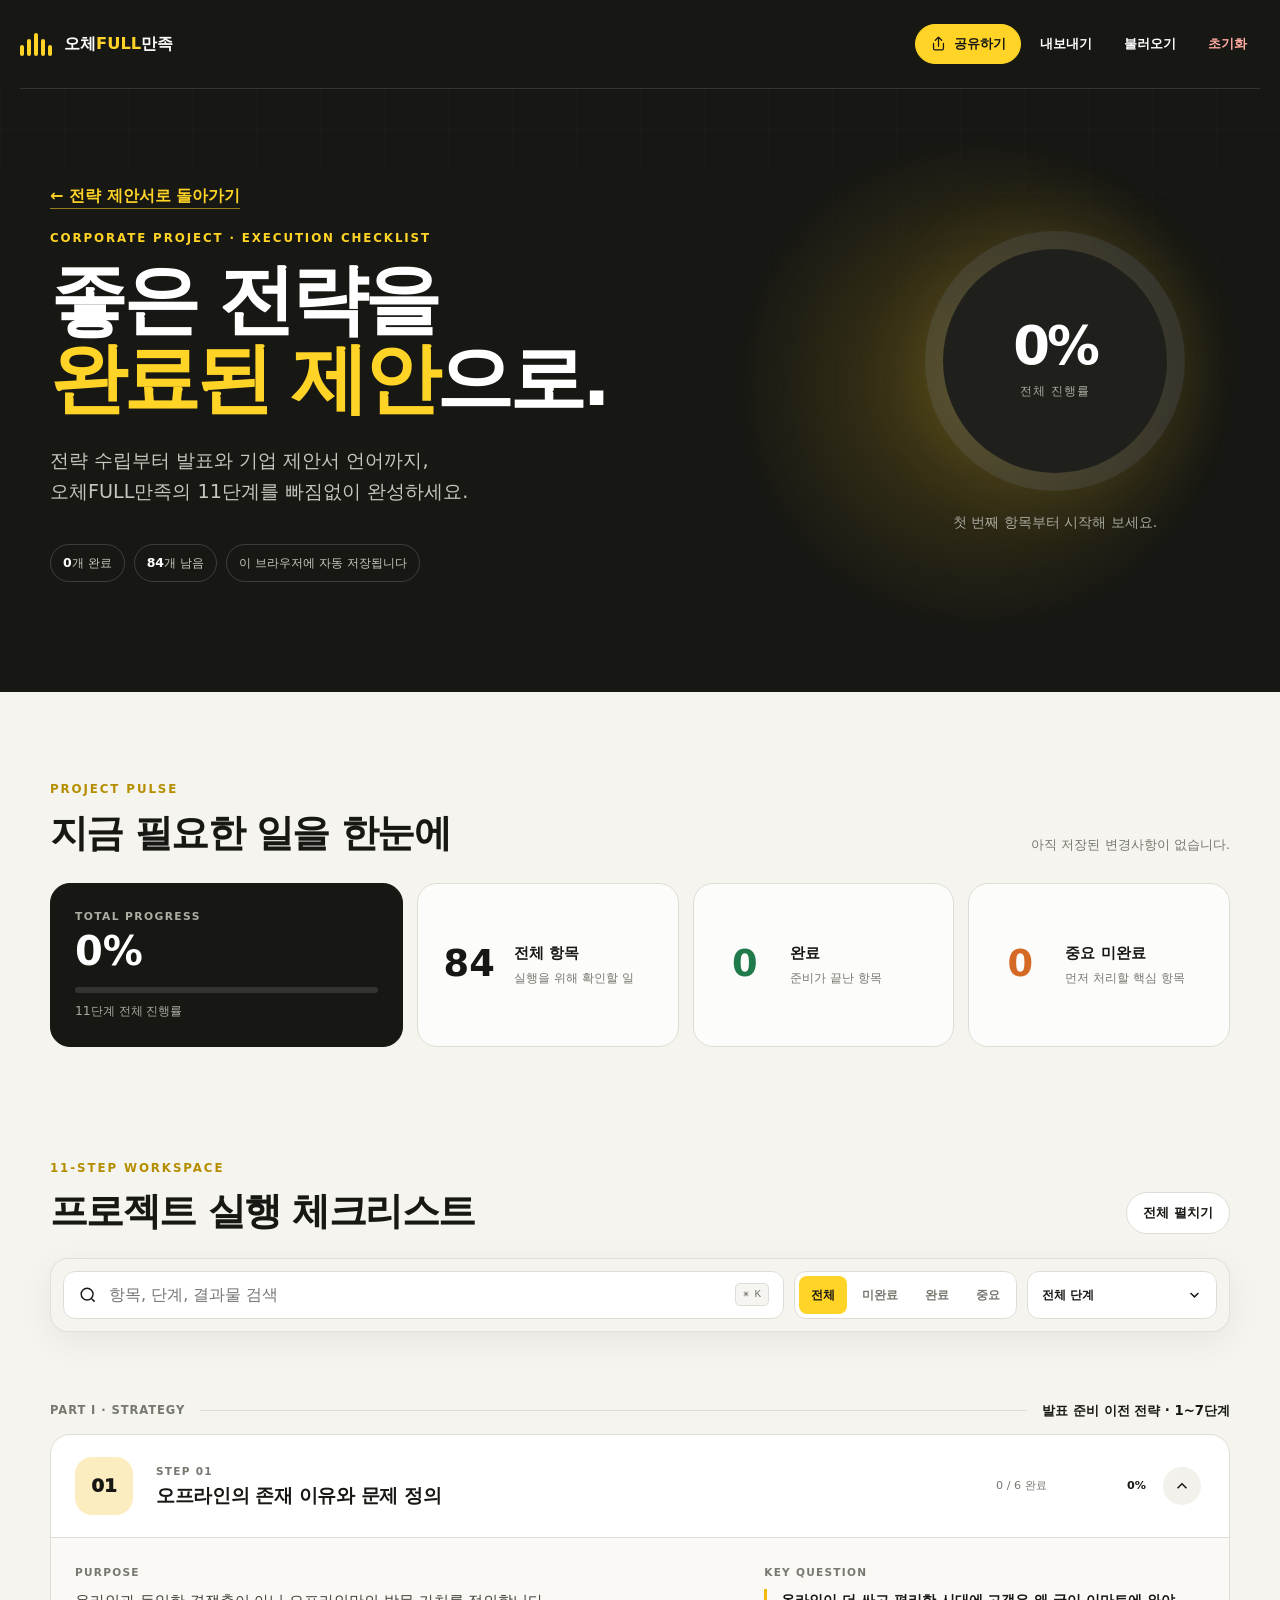
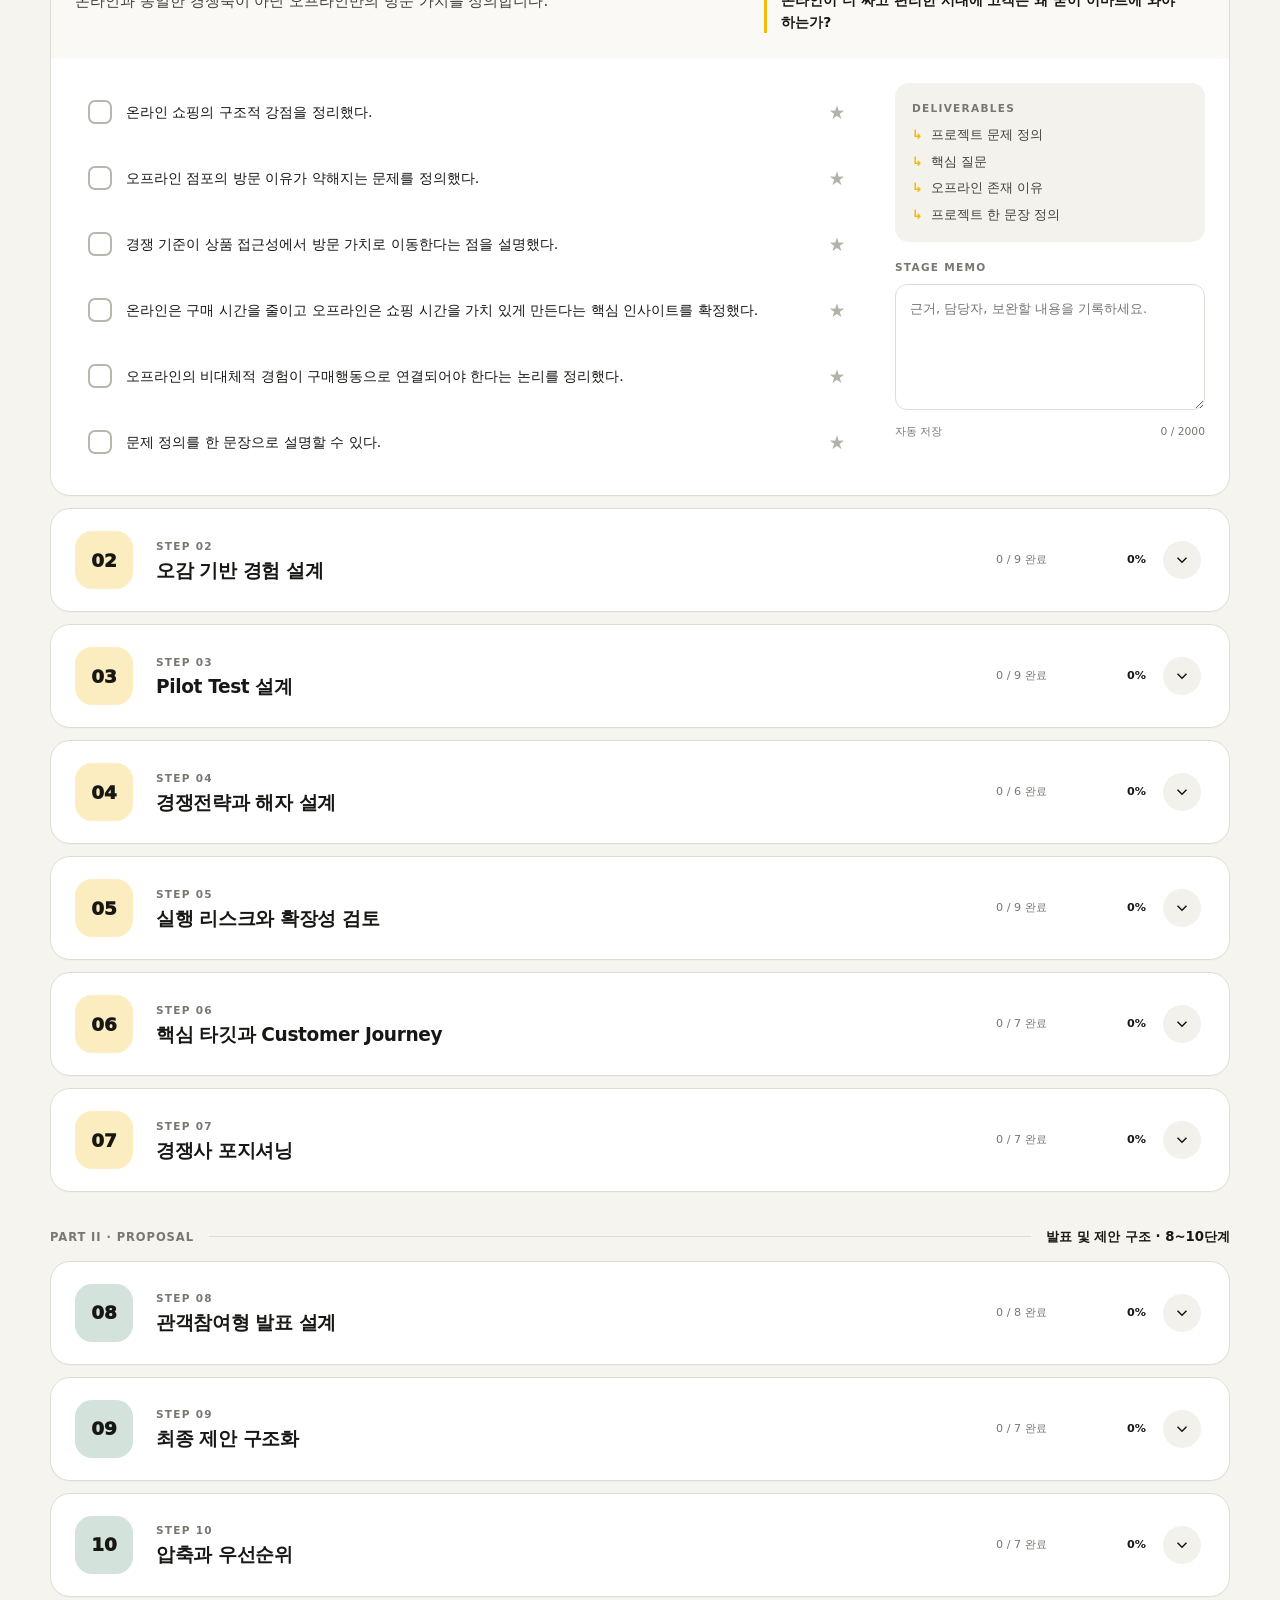
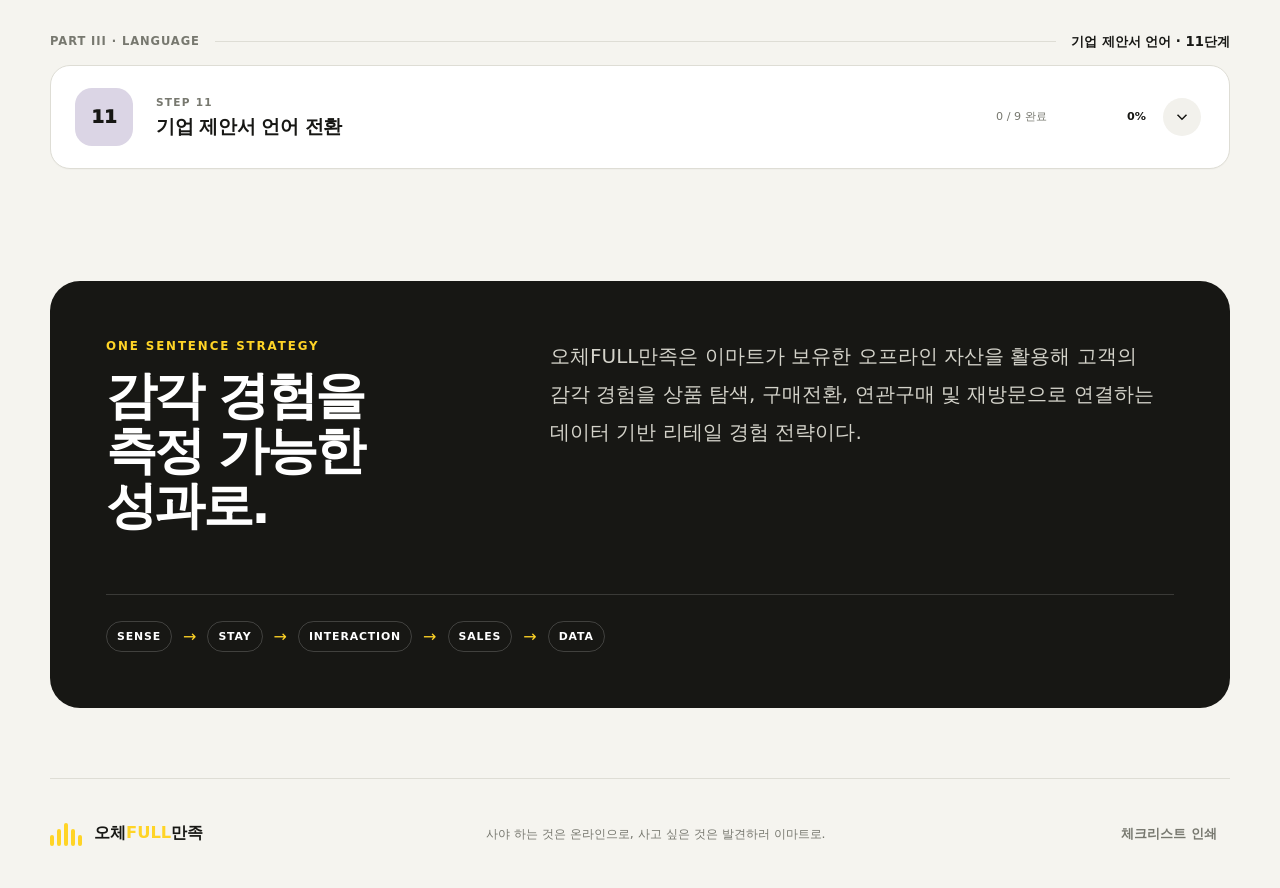
<file: web-checklist/index.html>
<!doctype html>
<html lang="ko">
<head>
  <meta charset="utf-8">
  <meta name="viewport" content="width=device-width, initial-scale=1">
  <meta name="description" content="오체FULL만족 기업연계 프로젝트의 1~11단계 실행 체크리스트">
  <meta name="theme-color" content="#171714">
  <title>오체FULL만족 | 프로젝트 체크리스트</title>
  <link rel="stylesheet" href="style.css">
</head>
<body>
  <a class="skip-link" href="#checklist">체크리스트로 바로가기</a>

  <header class="hero">
    <div class="hero__glow" aria-hidden="true"></div>
    <nav class="topbar" aria-label="페이지 도구">
      <a class="brand" href="../" aria-label="오체FULL만족 전략 제안서로 이동">
        <span class="brand__mark" aria-hidden="true">
          <i></i><i></i><i></i><i></i><i></i>
        </span>
        <span>오체<span>FULL</span>만족</span>
      </a>
      <div class="topbar__actions">
        <button class="share-button" type="button" id="share-button">
          <svg viewBox="0 0 24 24" aria-hidden="true"><path d="M12 16V3m0 0L7.5 7.5M12 3l4.5 4.5M5 12v7a2 2 0 0 0 2 2h10a2 2 0 0 0 2-2v-7"/></svg>
          공유하기
        </button>
        <button class="text-button" type="button" id="export-button">내보내기</button>
        <button class="text-button" type="button" id="import-button">불러오기</button>
        <button class="text-button text-button--danger" type="button" id="reset-button">초기화</button>
        <input id="import-input" type="file" accept="application/json,.json" hidden>
      </div>
    </nav>

    <div class="hero__content" id="top">
      <div class="hero__copy">
        <a class="parent-page-link" href="../">← 전략 제안서로 돌아가기</a>
        <p class="eyebrow">CORPORATE PROJECT · EXECUTION CHECKLIST</p>
        <h1>좋은 전략을<br><em>완료된 제안</em>으로.</h1>
        <p class="hero__lead">전략 수립부터 발표와 기업 제안서 언어까지,<br>오체FULL만족의 11단계를 빠짐없이 완성하세요.</p>
        <div class="hero__meta">
          <span><strong id="hero-completed">0</strong>개 완료</span>
          <span><strong id="hero-remaining">0</strong>개 남음</span>
          <span id="save-status" role="status" aria-live="polite">이 브라우저에 자동 저장됩니다</span>
        </div>
      </div>

      <div class="hero__progress" aria-label="전체 프로젝트 진행률">
        <div class="progress-ring" id="progress-ring" role="progressbar" aria-valuemin="0" aria-valuemax="100" aria-valuenow="0">
          <div class="progress-ring__inner">
            <strong id="hero-progress">0%</strong>
            <span>전체 진행률</span>
          </div>
        </div>
        <p id="progress-message">첫 번째 항목부터 시작해 보세요.</p>
      </div>
    </div>
  </header>

  <main>
    <section class="dashboard section-shell" aria-labelledby="dashboard-title">
      <div class="section-heading">
        <div>
          <p class="eyebrow eyebrow--dark">PROJECT PULSE</p>
          <h2 id="dashboard-title">지금 필요한 일을 한눈에</h2>
        </div>
        <p class="updated-at" id="updated-at">아직 저장된 변경사항이 없습니다.</p>
      </div>

      <div class="summary-grid" aria-label="진행 현황 요약">
        <article class="summary-card summary-card--primary">
          <span class="summary-card__label">TOTAL PROGRESS</span>
          <strong id="summary-progress">0%</strong>
          <div class="linear-progress" aria-hidden="true"><i id="summary-progress-bar"></i></div>
          <p>11단계 전체 진행률</p>
        </article>
        <article class="summary-card">
          <span class="summary-card__number" id="summary-total">0</span>
          <div><strong>전체 항목</strong><p>실행을 위해 확인할 일</p></div>
        </article>
        <article class="summary-card">
          <span class="summary-card__number summary-card__number--success" id="summary-completed">0</span>
          <div><strong>완료</strong><p>준비가 끝난 항목</p></div>
        </article>
        <article class="summary-card">
          <span class="summary-card__number summary-card__number--warning" id="summary-important">0</span>
          <div><strong>중요 미완료</strong><p>먼저 처리할 핵심 항목</p></div>
        </article>
      </div>
    </section>

    <section class="workspace section-shell" id="checklist" aria-labelledby="checklist-title">
      <div class="section-heading section-heading--workspace">
        <div>
          <p class="eyebrow eyebrow--dark">11-STEP WORKSPACE</p>
          <h2 id="checklist-title">프로젝트 실행 체크리스트</h2>
        </div>
        <button class="outline-button" id="toggle-all-button" type="button">전체 펼치기</button>
      </div>

      <div class="toolbar" aria-label="체크리스트 검색 및 필터">
        <label class="search-field" for="search-input">
          <span class="sr-only">체크리스트 검색</span>
          <svg viewBox="0 0 24 24" aria-hidden="true"><path d="m21 21-4.4-4.4m2.4-5.1a7.5 7.5 0 1 1-15 0 7.5 7.5 0 0 1 15 0Z"/></svg>
          <input id="search-input" type="search" placeholder="항목, 단계, 결과물 검색" autocomplete="off">
          <kbd>⌘ K</kbd>
        </label>

        <div class="filter-group" role="group" aria-label="완료 상태 필터">
          <button class="filter-chip is-active" type="button" data-status="all" aria-pressed="true">전체</button>
          <button class="filter-chip" type="button" data-status="incomplete" aria-pressed="false">미완료</button>
          <button class="filter-chip" type="button" data-status="complete" aria-pressed="false">완료</button>
          <button class="filter-chip" type="button" data-status="important" aria-pressed="false">중요</button>
        </div>

        <label class="select-field">
          <span class="sr-only">단계 또는 파트 선택</span>
          <select id="stage-filter">
            <option value="all">전체 단계</option>
            <option value="part-1">Part I · 전략 1~7</option>
            <option value="part-2">Part II · 발표 8~10</option>
            <option value="part-3">Part III · 기업 언어 11</option>
            <option value="stage-1">1단계</option>
            <option value="stage-2">2단계</option>
            <option value="stage-3">3단계</option>
            <option value="stage-4">4단계</option>
            <option value="stage-5">5단계</option>
            <option value="stage-6">6단계</option>
            <option value="stage-7">7단계</option>
            <option value="stage-8">8단계</option>
            <option value="stage-9">9단계</option>
            <option value="stage-10">10단계</option>
            <option value="stage-11">11단계</option>
          </select>
          <svg viewBox="0 0 24 24" aria-hidden="true"><path d="m7 10 5 5 5-5"/></svg>
        </label>
      </div>

      <div class="active-filters" id="active-filters" aria-live="polite"></div>
      <div class="checklist-list" id="checklist-list"></div>

      <div class="empty-state" id="empty-state" hidden>
        <span aria-hidden="true">⌕</span>
        <h3>일치하는 항목이 없습니다.</h3>
        <p>검색어나 필터를 바꿔 다시 확인해 보세요.</p>
        <button class="outline-button" type="button" id="clear-filters-button">필터 초기화</button>
      </div>
    </section>

    <section class="strategy-note section-shell" aria-labelledby="strategy-title">
      <div>
        <p class="eyebrow">ONE SENTENCE STRATEGY</p>
        <h2 id="strategy-title">감각 경험을<br>측정 가능한 성과로.</h2>
      </div>
      <blockquote>
        오체FULL만족은 이마트가 보유한 오프라인 자산을 활용해 고객의 감각 경험을 상품 탐색, 구매전환, 연관구매 및 재방문으로 연결하는 데이터 기반 리테일 경험 전략이다.
      </blockquote>
      <div class="flywheel" aria-label="Sense to Sales 플라이휠">
        <span>SENSE</span><i>→</i><span>STAY</span><i>→</i><span>INTERACTION</span><i>→</i><span>SALES</span><i>→</i><span>DATA</span>
      </div>
    </section>
  </main>

  <footer class="footer section-shell">
    <div class="brand brand--footer"><span class="brand__mark" aria-hidden="true"><i></i><i></i><i></i><i></i><i></i></span><span>오체<span>FULL</span>만족</span></div>
    <p>사야 하는 것은 온라인으로, 사고 싶은 것은 발견하러 이마트로.</p>
    <button class="text-button" type="button" id="print-button">체크리스트 인쇄</button>
  </footer>

  <dialog class="confirm-dialog" id="reset-dialog" aria-labelledby="reset-title">
    <form method="dialog">
      <span class="dialog-icon" aria-hidden="true">!</span>
      <h2 id="reset-title">모든 진행 상황을 초기화할까요?</h2>
      <p>체크 상태, 중요 표시, 단계별 메모가 모두 삭제됩니다. 이 작업은 되돌릴 수 없습니다.</p>
      <div class="dialog-actions">
        <button class="outline-button" value="cancel">취소</button>
        <button class="danger-button" value="confirm">모두 초기화</button>
      </div>
    </form>
  </dialog>

  <dialog class="share-dialog" id="share-dialog" aria-labelledby="share-title">
    <form method="dialog">
      <button class="dialog-close" value="cancel" aria-label="공유창 닫기">×</button>
      <span class="share-dialog__icon" aria-hidden="true">
        <svg viewBox="0 0 24 24"><path d="M12 16V3m0 0L7.5 7.5M12 3l4.5 4.5M5 12v7a2 2 0 0 0 2 2h10a2 2 0 0 0 2-2v-7"/></svg>
      </span>
      <h2 id="share-title">체크리스트 공유하기</h2>
      <p id="share-description">아래 링크를 복사해 팀원에게 전달하세요.</p>
      <div class="local-share-notice" id="local-share-notice" hidden>
        <strong>현재는 로컬 주소입니다.</strong>
        <span>이 링크는 현재 PC에서만 열립니다. 사이트를 온라인에 배포하면 같은 버튼으로 누구나 접속 가능한 주소를 공유할 수 있습니다.</span>
      </div>
      <label class="share-url-field">
        <span class="sr-only">공유할 사이트 주소</span>
        <input id="share-url" type="text" readonly>
        <button type="button" id="copy-link-button">링크 복사</button>
      </label>
    </form>
  </dialog>

  <div class="toast" id="toast" role="status" aria-live="polite"></div>
  <script src="app.js"></script>
</body>
</html>
</file>
<file: styles.css>
:root{--yellow:#ffd51f;--ink:#171912;--ink-2:#22251d;--paper:#f6f3ea;--warm:#ebe7dc;--white:#fff;--muted:#6e7169;--green:#506747;--line:rgba(23,25,18,.16);--max:1240px;--radius:26px;--ease:cubic-bezier(.22,1,.36,1)}
*{box-sizing:border-box}html{scroll-behavior:smooth}body{margin:0;background:var(--paper);color:var(--ink);font-family:"Noto Sans KR",sans-serif;word-break:keep-all}a{color:inherit;text-decoration:none}button{font:inherit}h1,h2,h3,h4,p{margin-top:0}h1,h2,h3,.brand,.eyebrow,.sense-en,.pilot-index,.position-map,.proposal-line{font-family:"DM Sans","Noto Sans KR",sans-serif}.sr-only{position:absolute;width:1px;height:1px;padding:0;margin:-1px;overflow:hidden;clip:rect(0,0,0,0);white-space:nowrap;border:0}.scroll-progress{position:fixed;left:0;top:0;width:100%;height:3px;z-index:1000}.scroll-progress span{display:block;width:0;height:100%;background:var(--yellow)}
.site-header{height:82px;padding:0 max(28px,calc((100vw - var(--max))/2));display:flex;align-items:center;justify-content:space-between;background:rgba(246,243,234,.9);backdrop-filter:blur(14px);position:sticky;top:0;z-index:100;border-bottom:1px solid transparent;transition:.3s}.site-header.scrolled{border-color:var(--line)}.brand{display:flex;align-items:center;gap:12px;font-weight:700;font-size:20px;letter-spacing:-.04em}.brand>span:last-child>span{background:var(--yellow);padding:0 3px;margin:0 2px}.brand-mark{width:27px;height:27px;position:relative;display:block}.brand-mark i{position:absolute;width:8px;height:8px;background:var(--ink);border-radius:50%}.brand-mark i:nth-child(1){left:10px;top:0}.brand-mark i:nth-child(2){right:0;top:8px}.brand-mark i:nth-child(3){right:3px;bottom:0}.brand-mark i:nth-child(4){left:3px;bottom:0}.brand-mark i:nth-child(5){left:0;top:8px}.primary-nav{display:flex;align-items:center;gap:28px;font-size:14px;font-weight:600}.primary-nav a:not(.nav-cta){position:relative}.primary-nav a:not(.nav-cta)::after{content:"";position:absolute;left:0;bottom:-6px;width:0;height:2px;background:var(--ink);transition:.25s}.primary-nav a:hover::after,.primary-nav a.active::after{width:100%}.nav-cta{display:inline-flex;align-items:center;gap:8px;padding:11px 18px;border:1px solid var(--ink);border-radius:999px;background:var(--yellow);transition:transform .25s,box-shadow .25s}.nav-cta:hover{transform:translateY(-2px);box-shadow:0 8px 24px rgba(23,25,18,.12)}.menu-toggle{display:none;border:0;background:none;width:40px;height:40px;position:relative}.menu-toggle i{position:absolute;left:9px;width:22px;height:2px;background:var(--ink);transition:.3s}.menu-toggle i:first-of-type{top:15px}.menu-toggle i:last-of-type{top:23px}
.section-pad{padding:140px max(28px,calc((100vw - var(--max))/2))}.section-dark{background:var(--ink);color:var(--paper)}.section-warm{background:var(--warm)}.eyebrow{font-size:12px;font-weight:700;letter-spacing:.16em;margin-bottom:24px}.eyebrow.light{color:var(--yellow)}.section-heading{max-width:900px;margin-bottom:76px}.section-heading h2{font-size:clamp(38px,5.4vw,72px);line-height:1.11;letter-spacing:-.055em;margin-bottom:25px}.section-heading h2 span{color:#8a8d84}.section-dark .section-heading h2 span{color:#8a8f83}.heading-copy{max-width:630px;font-size:18px;line-height:1.8;color:var(--muted)}.light-copy{color:#aeb2a8}.heading-split{max-width:none;display:grid;grid-template-columns:1.2fr .8fr;align-items:end;gap:80px}.heading-split h2{margin:0}.heading-split .heading-copy{margin:0}.reveal{opacity:0;transform:translateY(30px);transition:opacity .8s var(--ease),transform .8s var(--ease)}.reveal.visible{opacity:1;transform:none}
.hero{min-height:calc(100vh - 82px);position:relative;overflow:hidden;padding:100px max(28px,calc((100vw - var(--max))/2)) 55px;display:grid;grid-template-columns:1.15fr .85fr;align-items:center}.hero-grid{position:absolute;inset:0;background-image:linear-gradient(rgba(255,255,255,.045) 1px,transparent 1px),linear-gradient(90deg,rgba(255,255,255,.045) 1px,transparent 1px);background-size:80px 80px;mask-image:linear-gradient(to bottom,black,transparent 90%)}.hero-orbit{position:absolute;border:1px solid rgba(255,213,31,.18);border-radius:50%;pointer-events:none}.orbit-one{width:660px;height:660px;right:-80px;top:-130px}.orbit-two{width:460px;height:460px;right:20px;top:-30px}.hero-copy{position:relative;z-index:2}.hero h1{font-size:clamp(45px,6.3vw,86px);line-height:1.07;letter-spacing:-.065em;margin-bottom:35px}.hero h1 em{font-style:normal;color:var(--yellow)}.hero-lead{font-size:18px;line-height:1.8;color:#b9bdb3}.hero-actions{margin-top:50px;display:flex;gap:28px;align-items:center}.button{display:inline-flex;align-items:center;justify-content:space-between;gap:40px;padding:17px 21px 17px 24px;border-radius:999px;font-weight:700;font-size:14px;transition:transform .25s,background .25s}.button:hover{transform:translateY(-3px)}.button-yellow{background:var(--yellow);color:var(--ink)}.button span{font-size:20px}.text-link{font-size:14px;font-weight:600;border-bottom:1px solid currentColor;padding-bottom:5px}.light-link{color:var(--paper)}.hero-visual{position:relative;width:min(500px,40vw);aspect-ratio:1;margin-left:auto}.sense-core{position:absolute;inset:25%;border-radius:50%;background:var(--yellow);color:var(--ink);display:flex;flex-direction:column;align-items:center;justify-content:center;box-shadow:0 0 80px rgba(255,213,31,.22)}.sense-core span,.sense-core small{font:700 11px "DM Sans";letter-spacing:.16em}.sense-core strong{font:700 clamp(44px,5vw,70px) "DM Sans";line-height:1}.sense-dot{position:absolute;width:92px;height:92px;border:1px solid rgba(246,243,234,.25);border-radius:50%;display:flex;align-items:center;justify-content:center;font-size:13px;background:rgba(23,25,18,.7);backdrop-filter:blur(5px)}.dot-1{left:5%;top:8%}.dot-2{right:3%;top:12%}.dot-3{right:0;bottom:13%}.dot-4{left:18%;bottom:0}.dot-5{left:-3%;top:52%}.hero-bottom{position:relative;z-index:2;grid-column:1/-1;margin-top:55px;padding-top:28px;border-top:1px solid rgba(255,255,255,.16);display:grid;grid-template-columns:1fr repeat(3,140px);gap:25px;align-items:end}.hero-bottom>p{margin:0;color:#aeb2a8;font-size:14px}.hero-bottom>p strong{color:var(--paper)}.hero-stat{display:flex;align-items:flex-end;gap:10px}.hero-stat strong{font:500 43px "DM Sans";line-height:.9;color:var(--yellow)}.hero-stat span{font:600 9px/1.35 "DM Sans";letter-spacing:.11em;color:#aeb2a8}
.problem{background:var(--paper)}.problem-layout{display:grid;grid-template-columns:.9fr 1.1fr;gap:90px;align-items:stretch}.quote-panel{background:var(--yellow);border-radius:var(--radius);padding:48px;min-height:410px;display:flex;flex-direction:column;justify-content:space-between}.quote-panel p{font-size:18px;line-height:1.7}.quote-panel strong{font-size:clamp(30px,3.3vw,48px);line-height:1.25;letter-spacing:-.05em}.quote-panel mark{background:var(--ink);color:var(--yellow);padding:0 7px}.shift-list{display:grid;grid-template-columns:1fr 40px 1fr;align-items:center}.shift-list article{padding:35px 30px;border-top:1px solid var(--line);border-bottom:1px solid var(--line);min-height:250px}.shift-list article.active{background:var(--ink);color:var(--paper);border-radius:20px;border:0}.shift-list article span{font:700 11px "DM Sans";letter-spacing:.13em;color:var(--muted)}.shift-list article.active span{color:var(--yellow)}.shift-list h3{font-size:28px;letter-spacing:-.04em;margin:45px 0 15px}.shift-list p{color:var(--muted);line-height:1.7;font-size:14px}.shift-list .active p{color:#b1b5ab}.shift-arrow{text-align:center;font-size:25px}
.sense-tabs{display:grid;grid-template-columns:repeat(5,1fr);border-top:1px solid var(--line);border-bottom:1px solid var(--line)}.sense-tabs button{border:0;background:transparent;padding:24px 16px;display:flex;gap:16px;justify-content:center;color:var(--muted);cursor:pointer;position:relative}.sense-tabs button+button{border-left:1px solid var(--line)}.sense-tabs button span{font:600 10px "DM Sans"}.sense-tabs button[aria-selected="true"]{color:var(--ink);background:var(--yellow);font-weight:700}.sense-panel{min-height:390px;display:grid;grid-template-columns:150px 1fr 270px;gap:55px;align-items:center;padding:50px 0;border-bottom:1px solid var(--line)}.sense-symbol{font:600 118px/1 "DM Sans";letter-spacing:-.09em;color:transparent;-webkit-text-stroke:1px #a5a398}.sense-en{font-size:12px;font-weight:700;letter-spacing:.13em;color:var(--green)}.sense-panel h3{font-size:clamp(35px,4.5vw,62px);line-height:1.15;letter-spacing:-.05em;margin:20px 0}.sense-panel h3 em{font-style:normal;color:#797d74}.sense-panel>div:nth-child(2)>p:last-child{max-width:580px;color:var(--muted);line-height:1.8}.sense-use{border-left:1px solid var(--line);padding-left:30px}.sense-use span,.journey-detail small{display:block;font:700 10px "DM Sans";letter-spacing:.12em;color:var(--muted);margin-bottom:12px}.sense-use strong{font-size:15px}
.journey-stage{border-top:1px solid rgba(255,255,255,.15)}.journey-route{display:grid;grid-template-columns:repeat(8,1fr);position:relative;padding-top:40px}.journey-route::before{content:"";position:absolute;top:49px;left:5%;right:5%;height:1px;background:rgba(255,255,255,.18)}.journey-route button{position:relative;border:0;background:none;color:#8f938a;cursor:pointer;display:flex;flex-direction:column;align-items:center;gap:14px;padding:0 5px}.journey-route i{width:19px;height:19px;border-radius:50%;background:var(--ink);border:1px solid #777c71;z-index:1;transition:.3s}.journey-route button.active{color:var(--yellow)}.journey-route button.active i{background:var(--yellow);border-color:var(--yellow);box-shadow:0 0 0 7px rgba(255,213,31,.12)}.journey-route span{font-size:12px;font-weight:600}.journey-detail{margin-top:48px;min-height:340px;border-radius:var(--radius);background:var(--ink-2);padding:50px;display:grid;grid-template-columns:90px 130px 1fr 220px;gap:38px;align-items:center}.journey-no{font:600 13px "DM Sans";color:#72776d;align-self:start}.journey-sense{border-right:1px solid rgba(255,255,255,.15);min-height:150px}.journey-sense strong{font-size:27px;color:var(--yellow)}.journey-main p{font-size:13px;color:#a8ada3}.journey-main h3{font-size:clamp(32px,4vw,54px);line-height:1.16;letter-spacing:-.05em;margin:0}.journey-main em{font-style:normal;color:#8f9489}.journey-action{align-self:end}.journey-action strong{font-size:30px}.journey-action p{font-size:13px;line-height:1.7;color:#9ea39a;margin:12px 0 0}
.persona-grid{display:grid;grid-template-columns:410px 1fr;gap:85px}.persona-card{background:var(--ink);color:var(--paper);padding:35px;border-radius:var(--radius);position:relative}.persona-top{display:flex;justify-content:space-between;align-items:start}.persona-top span{font:700 10px "DM Sans";letter-spacing:.14em;color:var(--yellow)}.persona-top strong{font:500 72px/1 "DM Sans";color:#555a50}.avatar{width:112px;height:112px;background:var(--yellow);border-radius:50%;display:flex;align-items:center;justify-content:center;margin:15px 0 28px}.avatar span{font-size:40px;font-weight:800;color:var(--ink)}.persona-card h3{font-size:32px;margin:0 0 10px}.persona-card>p{font-size:14px;color:#aeb2a8;line-height:1.7}.persona-quote{margin-top:30px;padding-top:25px;border-top:1px solid rgba(255,255,255,.15);font-size:18px;line-height:1.6}.persona-story{display:flex;flex-direction:column;justify-content:center}.story-row{display:grid;grid-template-columns:100px 1fr 1fr;gap:25px;padding:30px 0;border-bottom:1px solid var(--line);align-items:start}.story-row:first-child{border-top:1px solid var(--line)}.story-row span{font:700 10px "DM Sans";letter-spacing:.13em;color:var(--green)}.story-row h3{font-size:20px;line-height:1.5;margin:0}.story-row p{color:var(--muted);font-size:14px;line-height:1.7;margin:0}
.pilot-cards{display:grid;grid-template-columns:repeat(3,1fr);gap:18px}.pilot-card{background:var(--paper);border-radius:var(--radius);padding:28px;min-height:560px;display:flex;flex-direction:column}.pilot-card.featured{background:var(--yellow)}.pilot-index{display:flex;justify-content:space-between;align-items:start}.pilot-index span{font-size:10px;font-weight:700;letter-spacing:.12em}.pilot-index strong{font-size:33px;color:#aaa99f}.featured .pilot-index strong{color:rgba(23,25,18,.3)}.pilot-icon{height:160px;margin:32px 0;position:relative;overflow:hidden;border-radius:18px;background:var(--warm)}.featured .pilot-icon{background:var(--ink)}.visual-produce i{position:absolute;border-radius:50%;background:var(--green)}.visual-produce i:nth-child(1){width:80px;height:80px;left:40px;top:45px}.visual-produce i:nth-child(2){width:58px;height:58px;left:110px;top:30px;background:#92a26b}.visual-produce i:nth-child(3){width:70px;height:70px;left:165px;top:65px;background:var(--yellow)}.visual-bake i{position:absolute;width:110px;height:55px;border-radius:60px 60px 12px 12px;background:var(--yellow);left:50%;transform:translateX(-50%)}.visual-bake i:nth-child(1){bottom:30px}.visual-bake i:nth-child(2){bottom:72px;width:80px;opacity:.7}.visual-bake i:nth-child(3){bottom:105px;width:45px;opacity:.4}.visual-meal i{position:absolute;background:var(--ink);border-radius:14px}.visual-meal i:nth-child(1){width:155px;height:85px;left:50%;top:45px;transform:translateX(-50%)}.visual-meal i:nth-child(2){width:25px;height:110px;left:35px;top:25px}.visual-meal i:nth-child(3){width:25px;height:110px;right:35px;top:25px}.pilot-senses{font-size:12px;font-weight:700;color:var(--green);margin-bottom:9px}.featured .pilot-senses{color:var(--ink)}.pilot-card h3{font-size:27px;margin-bottom:16px}.pilot-card>p:not(.pilot-senses){font-size:14px;color:var(--muted);line-height:1.75}.featured>p:not(.pilot-senses){color:#37382f}.pilot-card ul{list-style:none;padding:20px 0 0;margin:auto 0 0;border-top:1px solid var(--line);display:flex;gap:8px;flex-wrap:wrap}.pilot-card li{font-size:11px;border:1px solid var(--line);border-radius:999px;padding:7px 10px}.kpi-board{margin-top:24px;border-radius:var(--radius);background:var(--ink);color:var(--paper);padding:55px;display:grid;grid-template-columns:.75fr 1.25fr;gap:90px}.kpi-intro h3{font-size:35px;line-height:1.3;letter-spacing:-.04em}.kpi-intro>p:last-child{font-size:13px;color:#989d93;line-height:1.7}.kpi-list>div{display:grid;grid-template-columns:1fr 80px;gap:20px;position:relative;padding:15px 0 23px}.kpi-list span{font-size:13px}.kpi-list strong{font:600 18px "DM Sans";text-align:right;color:var(--yellow)}.kpi-list i{position:absolute;bottom:8px;left:0;right:0;height:3px;background:#3d4138}.kpi-list i::after{content:"";display:block;width:var(--value);height:100%;background:var(--yellow)}
.flywheel-layout{display:grid;grid-template-columns:1.2fr .8fr;gap:90px;align-items:center}.flywheel-diagram{position:relative;aspect-ratio:1;max-width:620px}.fly-ring{position:absolute;border-radius:50%;inset:13%;border:1px solid #4c5047}.ring-b{inset:24%;border-color:#383c34}.fly-ring::after{content:"→";position:absolute;right:5%;top:8%;color:var(--yellow);font-size:23px;transform:rotate(25deg)}.fly-core{position:absolute;inset:32%;background:var(--yellow);color:var(--ink);border-radius:50%;display:flex;flex-direction:column;align-items:center;justify-content:center;text-align:center}.fly-core small{font:700 10px "DM Sans";letter-spacing:.12em}.fly-core strong{font:700 clamp(18px,2.2vw,30px) "DM Sans"}.fly-core span{font-size:11px;margin-top:8px}.fly-node{position:absolute;width:118px;height:118px;background:var(--ink-2);border:1px solid #52564d;border-radius:50%;display:flex;flex-direction:column;align-items:center;justify-content:center}.fly-node span{font:600 9px "DM Sans";color:var(--yellow)}.fly-node strong{font:600 15px "DM Sans";margin:5px 0}.fly-node small{color:#969b91;font-size:11px}.n1{left:5%;top:5%}.n2{right:2%;top:15%}.n3{right:0;bottom:14%}.n4{left:42%;bottom:-2%}.n5{left:0;bottom:22%}.flywheel-copy blockquote{font-size:clamp(27px,3vw,40px);line-height:1.4;letter-spacing:-.04em;margin:0 0 30px}.flywheel-copy>p{color:#a7aca2;line-height:1.8}.fly-rule{margin-top:45px;display:flex;align-items:center;gap:10px;flex-wrap:wrap}.fly-rule span{font:600 10px "DM Sans";letter-spacing:.08em}.fly-rule i{width:22px;height:1px;background:#555a50}
.position-grid{display:grid;grid-template-columns:1.2fr .8fr;gap:75px;align-items:center}.position-map{height:560px;border-left:1px solid var(--ink);border-bottom:1px solid var(--ink);position:relative;background-image:linear-gradient(rgba(23,25,18,.06) 1px,transparent 1px),linear-gradient(90deg,rgba(23,25,18,.06) 1px,transparent 1px);background-size:25% 25%}.axis-y,.axis-x{position:absolute;font-size:11px;font-weight:700;letter-spacing:.08em}.axis-y{left:0;top:-28px}.axis-x{right:0;bottom:-28px}.competitor{position:absolute;padding:10px 13px;border-radius:12px;background:var(--ink);color:var(--paper);font-size:12px;font-weight:700;box-shadow:0 8px 20px rgba(23,25,18,.12)}.competitor small{display:block;color:#aeb2a8;font-size:9px;margin-top:4px}.c-online{right:3%;bottom:12%}.c-mart{left:42%;bottom:35%;background:#7a7e74}.c-leisure{left:8%;top:8%;background:var(--green)}.c-costco{left:40%;top:35%}.c-full{right:5%;top:5%;background:var(--yellow);color:var(--ink);font-size:16px;padding:16px 20px;box-shadow:0 10px 25px rgba(255,213,31,.3)}.c-full small{color:#55574e}.channel-lines>div{padding:26px 0;border-bottom:1px solid var(--line)}.channel-lines span{font:700 10px "DM Sans";letter-spacing:.12em;color:var(--green)}.channel-lines p{font-size:14px;color:var(--muted);margin:10px 0 5px}.channel-lines strong{font:600 21px "DM Sans"}.moat-wrap{margin-top:130px;border-top:1px solid var(--line);padding-top:60px;display:grid;grid-template-columns:.85fr 1.15fr;gap:80px}.moat-title>p{font:700 11px "DM Sans";letter-spacing:.13em;color:var(--green)}.moat-title h3{font-size:35px;line-height:1.35;letter-spacing:-.04em}.moat-title em{font-style:normal;background:var(--yellow);padding:0 5px}.moat-list{display:grid;grid-template-columns:repeat(2,1fr)}.moat-list article{padding:27px;border-left:1px solid var(--line);border-bottom:1px solid var(--line)}.moat-list article:nth-child(-n+2){border-top:1px solid var(--line)}.moat-list span{font:600 10px "DM Sans";color:var(--muted)}.moat-list h4{font:700 23px "DM Sans";margin:25px 0 3px}.moat-list strong{font-size:13px;color:var(--green)}.moat-list p{font-size:13px;line-height:1.65;color:var(--muted);margin:15px 0 0}
.principle-list{display:grid;grid-template-columns:repeat(5,1fr);border-top:1px solid var(--line);border-bottom:1px solid var(--line)}.principle-list article{min-height:330px;padding:30px 22px;display:flex;flex-direction:column}.principle-list article+article{border-left:1px solid var(--line)}.principle-list span{font:600 11px "DM Sans";color:var(--green)}.principle-list h3{font-size:21px;line-height:1.4;margin-top:50px}.principle-list p{font-size:13px;line-height:1.7;color:var(--muted);margin-top:auto}.risk-strip{margin-top:35px;padding:25px 28px;background:var(--paper);border-radius:18px;display:grid;grid-template-columns:1.2fr repeat(5,1fr);gap:20px;align-items:center}.risk-strip>p{font:700 11px "DM Sans";letter-spacing:.12em;margin:0}.risk-strip div{border-left:1px solid var(--line);padding-left:17px}.risk-strip span{display:block;font-size:11px;color:var(--muted);margin-bottom:7px}.risk-strip strong{font-size:12px}
.proposal{padding:150px max(28px,calc((100vw - var(--max))/2));text-align:center;position:relative;overflow:hidden}.proposal::before{content:"";position:absolute;width:680px;height:680px;border:1px solid rgba(255,213,31,.2);border-radius:50%;left:50%;top:50%;transform:translate(-50%,-50%)}.proposal-inner{position:relative;z-index:1;max-width:1000px;margin:auto}.proposal h2{font-size:clamp(44px,6vw,80px);line-height:1.15;letter-spacing:-.06em;margin-bottom:35px}.proposal h2 em{font-style:normal;color:var(--yellow)}.proposal-inner>p:not(.eyebrow){max-width:720px;margin:0 auto;color:#aeb2a8;line-height:1.9}.proposal-line{display:flex;justify-content:center;align-items:center;gap:14px;flex-wrap:wrap;margin:60px 0 45px}.proposal-line span{font-size:11px;font-weight:700;letter-spacing:.1em}.proposal-line i{width:25px;height:1px;background:var(--yellow)}.proposal-actions{display:flex;justify-content:center;align-items:center;gap:28px;flex-wrap:wrap}.proposal-top-link{padding:8px 0;border-bottom:1px solid rgba(246,243,234,.55);color:var(--paper);font-size:14px;font-weight:600}.proposal-top-link span{margin-left:8px}footer{padding:35px max(28px,calc((100vw - var(--max))/2));display:grid;grid-template-columns:1fr auto;align-items:center;gap:15px;border-top:1px solid var(--line)}.footer-brand{grid-row:1/3}.footer-brand .brand-mark{transform:scale(.8)}footer p{margin:0;text-align:right;font-size:11px;color:var(--muted)}
@media(max-width:980px){.section-pad{padding-top:100px;padding-bottom:100px}.primary-nav{gap:18px}.hero{grid-template-columns:1fr;padding-top:80px}.hero-visual{position:absolute;right:-100px;top:130px;opacity:.35;width:450px}.hero-copy{max-width:760px}.hero-bottom{margin-top:90px}.heading-split,.problem-layout,.persona-grid,.flywheel-layout,.position-grid,.moat-wrap{grid-template-columns:1fr}.heading-split{gap:30px}.problem-layout{gap:30px}.pilot-card{padding:22px}.pilot-cards{gap:10px}.kpi-board{gap:45px}.journey-detail{grid-template-columns:70px 110px 1fr}.journey-action{grid-column:3}.principle-list{grid-template-columns:repeat(3,1fr)}.principle-list article:nth-child(4){border-left:0}.risk-strip{grid-template-columns:repeat(3,1fr)}.risk-strip>p{grid-column:1/-1}.position-map{max-width:740px;width:100%}.moat-wrap{gap:35px}}
@media(max-width:760px){.site-header{height:68px;padding:0 20px}.menu-toggle{display:block;z-index:2}.menu-toggle[aria-expanded="true"] i:first-of-type{transform:rotate(45deg);top:20px}.menu-toggle[aria-expanded="true"] i:last-of-type{transform:rotate(-45deg);top:20px}.primary-nav{position:absolute;left:0;right:0;top:68px;background:var(--paper);padding:25px 20px 32px;display:flex;flex-direction:column;align-items:stretch;gap:0;border-bottom:1px solid var(--line);transform:translateY(-130%);opacity:0;pointer-events:none;transition:.35s var(--ease);z-index:-1}.primary-nav.open{transform:none;opacity:1;pointer-events:auto}.primary-nav a{padding:14px 4px}.nav-cta{text-align:center;margin-top:10px}.section-pad{padding:82px 20px}.section-heading{margin-bottom:50px}.section-heading h2{font-size:38px}.heading-copy{font-size:15px}.hero{min-height:820px;padding:74px 20px 35px;display:block}.hero h1{font-size:46px}.hero-lead{font-size:15px}.hero-visual{width:330px;top:380px;right:-40px;opacity:.55}.sense-dot{width:65px;height:65px;font-size:10px}.hero-bottom{position:absolute;left:20px;right:20px;bottom:32px;display:grid;grid-template-columns:repeat(3,1fr);gap:8px}.hero-bottom>p{grid-column:1/-1;margin-bottom:14px}.hero-stat strong{font-size:32px}.problem-layout{display:block}.quote-panel{min-height:340px;padding:32px;margin-bottom:30px}.shift-list{grid-template-columns:1fr}.shift-arrow{transform:rotate(90deg);height:38px}.sense-tabs{overflow-x:auto;grid-template-columns:repeat(5,105px)}.sense-tabs button{padding:20px 10px}.sense-panel{grid-template-columns:70px 1fr;gap:20px;min-height:430px}.sense-symbol{font-size:62px}.sense-use{grid-column:2;border-left:0;border-top:1px solid var(--line);padding:20px 0 0}.journey-route{overflow-x:auto;grid-template-columns:repeat(8,82px);padding-bottom:10px}.journey-route::before{left:41px;right:auto;width:574px}.journey-detail{padding:30px 24px;grid-template-columns:1fr 1fr;gap:28px}.journey-no{grid-column:1/-1}.journey-sense{border-right:0;min-height:auto}.journey-main{grid-column:1/-1;grid-row:3}.journey-action{grid-column:1/-1}.persona-grid{gap:25px}.persona-card{padding:28px}.story-row{grid-template-columns:70px 1fr}.story-row p{grid-column:2}.pilot-cards{grid-template-columns:1fr}.pilot-card{min-height:520px}.kpi-board{padding:35px 25px;grid-template-columns:1fr;gap:30px}.flywheel-layout{gap:55px}.flywheel-diagram{width:100%;max-width:430px;margin:auto}.fly-node{width:82px;height:82px}.fly-node strong{font-size:11px}.fly-node small{font-size:9px}.fly-node span{font-size:8px}.position-map{height:430px}.competitor{font-size:10px;padding:8px}.c-full{font-size:13px;padding:12px}.moat-wrap{margin-top:90px}.moat-list article{padding:22px 15px}.principle-list{grid-template-columns:1fr}.principle-list article{min-height:220px}.principle-list article+article{border-left:0;border-top:1px solid var(--line)}.principle-list h3{margin-top:28px}.risk-strip{grid-template-columns:1fr 1fr}.risk-strip>p{grid-column:1/-1}.proposal{padding:100px 20px}.proposal h2{font-size:42px}.proposal-line{gap:8px}.proposal-line i{width:10px}footer{grid-template-columns:1fr;padding:28px 20px}.footer-brand{grid-row:auto}footer p{text-align:left}}
@media(prefers-reduced-motion:reduce){html{scroll-behavior:auto}.reveal{opacity:1;transform:none;transition:none}.button,.site-header,.primary-nav{transition:none}}
@media(max-width:760px){.hero{min-height:900px}.hero-actions{flex-direction:column;align-items:flex-start;gap:18px}.hero-visual{width:280px;top:500px;right:-85px;opacity:.48}}
.experience-gallery{margin-top:80px;display:grid;grid-template-columns:1.25fr .75fr;grid-template-rows:310px 310px;gap:18px}.experience-visual{position:relative;margin:0;overflow:hidden;border-radius:var(--radius);background:var(--ink);isolation:isolate}.experience-wide{grid-row:1/3}.experience-visual img{width:100%;height:100%;object-fit:cover;display:block;transition:transform 1s var(--ease),filter .5s}.experience-wide img{object-position:56% center}.experience-tall img{object-position:center 55%}.experience-visual::after{content:"";position:absolute;inset:0;background:linear-gradient(180deg,transparent 30%,rgba(12,14,10,.9) 100%);z-index:1}.experience-visual:hover img{transform:scale(1.025);filter:saturate(1.05)}.experience-visual figcaption{position:absolute;z-index:2;inset:auto 28px 26px;display:grid;grid-template-columns:45px 1fr auto;gap:18px;align-items:end;color:var(--paper)}.visual-count{font:600 11px "DM Sans";color:var(--yellow);align-self:start}.experience-visual small{display:block;font:700 9px "DM Sans";letter-spacing:.14em;color:var(--yellow);margin-bottom:8px}.experience-visual strong{font-size:18px;line-height:1.45}.experience-wide strong{font-size:25px}.experience-visual figcaption p{display:flex;align-items:center;gap:8px;margin:0;font:600 9px "DM Sans";letter-spacing:.09em;white-space:nowrap}.experience-visual figcaption p i{width:24px;height:1px;background:var(--yellow)}
@media(max-width:980px){.experience-gallery{grid-template-columns:1fr 1fr;grid-template-rows:430px 300px}.experience-wide{grid-column:1/-1;grid-row:auto}.experience-visual figcaption{grid-template-columns:35px 1fr}.experience-visual figcaption p{grid-column:2}}
@media(max-width:760px){.experience-gallery{margin-top:55px;grid-template-columns:1fr;grid-template-rows:440px 330px 330px;gap:12px}.experience-wide{grid-column:auto}.experience-visual{border-radius:20px}.experience-wide img{object-position:62% center}.experience-visual figcaption{inset:auto 20px 20px;grid-template-columns:28px 1fr;gap:10px}.experience-visual figcaption p{grid-column:2}.experience-visual strong,.experience-wide strong{font-size:18px}}
</file>
<file: web-checklist/style.css>
:root {
  --ink: #171714;
  --ink-soft: #3f403a;
  --paper: #f5f4ef;
  --surface: #ffffff;
  --line: #deddd5;
  --muted: #77786f;
  --yellow: #ffd426;
  --yellow-deep: #b58e00;
  --green: #217a4b;
  --green-soft: #e7f3eb;
  --red: #b64235;
  --red-soft: #f8e8e5;
  --orange: #d56a24;
  --part-1: #f2b90d;
  --part-2: #578f74;
  --part-3: #735f9a;
  --radius-sm: 12px;
  --radius-md: 20px;
  --radius-lg: 30px;
  --shadow: 0 18px 50px rgba(28, 28, 22, .08);
  --font: Pretendard, "Noto Sans KR", "Apple SD Gothic Neo", Inter, system-ui, sans-serif;
}

* { box-sizing: border-box; }

html { scroll-behavior: smooth; }

body {
  margin: 0;
  color: var(--ink);
  background: var(--paper);
  font-family: var(--font);
  line-height: 1.6;
  word-break: keep-all;
}

button, input, select, textarea { font: inherit; }
button, select { cursor: pointer; }
button:focus-visible, input:focus-visible, select:focus-visible, textarea:focus-visible, a:focus-visible {
  outline: 3px solid rgba(255, 212, 38, .75);
  outline-offset: 3px;
}

.sr-only {
  position: absolute;
  width: 1px;
  height: 1px;
  padding: 0;
  margin: -1px;
  overflow: hidden;
  clip: rect(0, 0, 0, 0);
  white-space: nowrap;
  border: 0;
}

.skip-link {
  position: fixed;
  left: 16px;
  top: -80px;
  z-index: 100;
  padding: 12px 18px;
  border-radius: 10px;
  color: var(--ink);
  background: var(--yellow);
  font-weight: 800;
  transition: top .2s ease;
}
.skip-link:focus { top: 16px; }

.section-shell { width: min(1180px, calc(100% - 40px)); margin-inline: auto; }
.eyebrow { margin: 0 0 12px; color: var(--yellow); font-size: .74rem; font-weight: 900; letter-spacing: .16em; }
.eyebrow--dark { color: var(--yellow-deep); }

.hero {
  position: relative;
  min-height: 620px;
  overflow: hidden;
  color: white;
  background: var(--ink);
}

.hero::after {
  content: "";
  position: absolute;
  inset: 0;
  pointer-events: none;
  opacity: .18;
  background-image: linear-gradient(rgba(255,255,255,.08) 1px, transparent 1px), linear-gradient(90deg, rgba(255,255,255,.08) 1px, transparent 1px);
  background-size: 64px 64px;
  mask-image: linear-gradient(to bottom, transparent, black 15%, transparent 86%);
}

.hero__glow {
  position: absolute;
  width: 520px;
  height: 520px;
  right: 3%;
  top: 18%;
  border-radius: 50%;
  filter: blur(1px);
  background: radial-gradient(circle, rgba(255, 212, 38, .22), transparent 68%);
}

.topbar {
  position: relative;
  z-index: 3;
  display: flex;
  width: min(1240px, calc(100% - 40px));
  margin: auto;
  padding: 24px 0;
  align-items: center;
  justify-content: space-between;
  border-bottom: 1px solid rgba(255,255,255,.13);
}

.brand { display: inline-flex; align-items: center; gap: 12px; color: inherit; text-decoration: none; font-size: 1.02rem; font-weight: 900; }
.brand > span:last-child > span { color: var(--yellow); }
.brand__mark { display: inline-flex; gap: 3px; align-items: end; height: 24px; }
.brand__mark i { display: block; width: 4px; border-radius: 4px; background: var(--yellow); }
.brand__mark i:nth-child(1), .brand__mark i:nth-child(5) { height: 11px; }
.brand__mark i:nth-child(2), .brand__mark i:nth-child(4) { height: 17px; }
.brand__mark i:nth-child(3) { height: 23px; }
.topbar__actions { display: flex; gap: 6px; }

.share-button {
  display: inline-flex;
  min-height: 38px;
  padding: 8px 14px;
  align-items: center;
  gap: 7px;
  border: 1px solid var(--yellow);
  border-radius: 999px;
  color: var(--ink);
  background: var(--yellow);
  font-size: .8rem;
  font-weight: 850;
}
.share-button:hover { background: #ffe269; }
.share-button svg { width: 17px; fill: none; stroke: currentColor; stroke-width: 1.8; stroke-linecap: round; stroke-linejoin: round; }

.text-button {
  border: 0;
  padding: 9px 13px;
  border-radius: 999px;
  color: inherit;
  background: transparent;
  font-size: .84rem;
  font-weight: 750;
}
.text-button:hover { background: rgba(255,255,255,.1); }
.text-button--danger { color: #ffaca1; }

.hero__content {
  position: relative;
  z-index: 2;
  display: grid;
  grid-template-columns: minmax(0, 1.5fr) minmax(300px, .7fr);
  gap: 80px;
  width: min(1180px, calc(100% - 40px));
  margin: auto;
  padding: 94px 0 110px;
  align-items: center;
}

.hero h1 { margin: 0; font-size: clamp(3rem, 6vw, 5.4rem); line-height: 1.03; letter-spacing: -.055em; }
.hero h1 em { color: var(--yellow); font-style: normal; }
.hero__lead { margin: 28px 0 0; color: #c6c6bd; font-size: clamp(1rem, 1.5vw, 1.2rem); }
.parent-page-link { display: inline-flex; margin-bottom: 20px; align-items: center; border-bottom: 1px solid rgba(255, 212, 38, .55); color: var(--yellow); font-size: 1rem; font-weight: 800; text-decoration: none; }
.parent-page-link:hover { border-color: var(--yellow); }
.hero__meta { display: flex; flex-wrap: wrap; gap: 9px; margin-top: 36px; }
.hero__meta span { padding: 8px 12px; border: 1px solid rgba(255,255,255,.16); border-radius: 999px; color: #c8c8bf; font-size: .78rem; }
.hero__meta strong { color: white; }

.hero__progress { display: grid; justify-items: center; }
.progress-ring {
  --progress: 0deg;
  display: grid;
  width: 260px;
  aspect-ratio: 1;
  padding: 18px;
  place-items: center;
  border-radius: 50%;
  background: conic-gradient(var(--yellow) var(--progress), rgba(255,255,255,.1) 0);
  box-shadow: 0 0 80px rgba(255,212,38,.12);
}
.progress-ring__inner { display: grid; width: 100%; height: 100%; place-content: center; border-radius: 50%; text-align: center; background: #1f201c; }
.progress-ring strong { font-size: 3.3rem; line-height: 1; letter-spacing: -.06em; }
.progress-ring span { margin-top: 9px; color: #a8a89e; font-size: .78rem; letter-spacing: .08em; }
.hero__progress > p { max-width: 250px; margin: 20px 0 0; color: #a8a89e; font-size: .9rem; text-align: center; }

.dashboard { padding: 88px 0 44px; }
.section-heading { display: flex; align-items: end; justify-content: space-between; gap: 30px; margin-bottom: 28px; }
.section-heading h2 { margin: 0; font-size: clamp(1.8rem, 3vw, 2.7rem); line-height: 1.15; letter-spacing: -.04em; }
.updated-at { margin: 0; color: var(--muted); font-size: .82rem; }

.summary-grid { display: grid; grid-template-columns: 1.35fr repeat(3, 1fr); gap: 14px; }
.summary-card {
  display: flex;
  min-height: 138px;
  padding: 24px;
  align-items: center;
  gap: 18px;
  border: 1px solid var(--line);
  border-radius: var(--radius-md);
  background: rgba(255,255,255,.76);
}
.summary-card--primary { display: block; color: white; border-color: var(--ink); background: var(--ink); }
.summary-card__label { display: block; color: #adada4; font-size: .67rem; font-weight: 850; letter-spacing: .13em; }
.summary-card--primary > strong { display: block; margin-top: 4px; font-size: 2.5rem; line-height: 1.1; }
.linear-progress { width: 100%; height: 6px; margin: 14px 0 9px; overflow: hidden; border-radius: 999px; background: rgba(255,255,255,.12); }
.linear-progress i { display: block; width: 0; height: 100%; border-radius: inherit; background: var(--yellow); transition: width .3s ease; }
.summary-card p { margin: 3px 0 0; color: var(--muted); font-size: .77rem; }
.summary-card--primary p { color: #aaa99f; }
.summary-card__number { min-width: 54px; color: var(--ink); font-size: 2.3rem; font-weight: 900; line-height: 1; text-align: center; }
.summary-card__number--success { color: var(--green); }
.summary-card__number--warning { color: var(--orange); }
.summary-card div > strong { font-size: .92rem; }

.workspace { padding: 68px 0 100px; }
.section-heading--workspace { margin-bottom: 24px; }
.outline-button, .danger-button {
  min-height: 42px;
  padding: 9px 16px;
  border: 1px solid var(--line);
  border-radius: 999px;
  color: var(--ink);
  background: var(--surface);
  font-size: .82rem;
  font-weight: 800;
}
.outline-button:hover { border-color: var(--ink); }
.danger-button { color: white; border-color: var(--red); background: var(--red); }

.toolbar {
  position: sticky;
  top: 12px;
  z-index: 10;
  display: grid;
  grid-template-columns: minmax(260px, 1fr) auto auto;
  gap: 10px;
  padding: 12px;
  border: 1px solid rgba(222,221,213,.9);
  border-radius: 18px;
  background: rgba(245,244,239,.9);
  box-shadow: 0 10px 35px rgba(25,25,20,.06);
  backdrop-filter: blur(14px);
}

.search-field { display: flex; min-height: 48px; align-items: center; gap: 10px; padding: 0 14px; border: 1px solid var(--line); border-radius: 12px; background: white; }
.search-field svg, .select-field svg { width: 19px; fill: none; stroke: currentColor; stroke-width: 1.8; }
.search-field input { min-width: 0; flex: 1; border: 0; outline: 0; color: var(--ink); background: transparent; }
.search-field kbd { padding: 2px 7px; border: 1px solid var(--line); border-radius: 5px; color: var(--muted); background: #f6f5f1; font-size: .68rem; }
.filter-group { display: flex; gap: 3px; padding: 4px; border: 1px solid var(--line); border-radius: 12px; background: white; }
.filter-chip { min-height: 38px; padding: 7px 12px; border: 0; border-radius: 8px; color: var(--muted); background: transparent; font-size: .78rem; font-weight: 800; }
.filter-chip:hover { color: var(--ink); background: #f5f4ef; }
.filter-chip.is-active { color: var(--ink); background: var(--yellow); }
.select-field { position: relative; display: flex; min-width: 160px; align-items: center; border: 1px solid var(--line); border-radius: 12px; background: white; }
.select-field select { width: 100%; height: 100%; padding: 0 38px 0 14px; appearance: none; border: 0; outline: 0; color: var(--ink); background: transparent; font-size: .78rem; font-weight: 750; }
.select-field svg { position: absolute; right: 12px; pointer-events: none; }

.active-filters { display: flex; min-height: 34px; flex-wrap: wrap; gap: 7px; padding: 12px 2px 0; }
.active-filter { display: inline-flex; align-items: center; gap: 5px; padding: 4px 9px; border-radius: 999px; color: #55564f; background: #e7e5dc; font-size: .72rem; }

.part-heading { display: grid; grid-template-columns: auto 1fr auto; gap: 15px; align-items: center; margin: 34px 0 13px; }
.part-heading::after { content: ""; height: 1px; grid-column: 2; grid-row: 1; background: var(--line); }
.part-heading span { color: var(--muted); font-size: .72rem; font-weight: 850; letter-spacing: .08em; }
.part-heading strong { grid-column: 3; font-size: .83rem; }

.stage-card { --accent: var(--part-1); margin-bottom: 12px; overflow: hidden; border: 1px solid var(--line); border-radius: var(--radius-md); background: var(--surface); box-shadow: 0 1px 0 rgba(25,25,20,.02); transition: border-color .2s ease, box-shadow .2s ease; }
.stage-card[data-part="2"] { --accent: var(--part-2); }
.stage-card[data-part="3"] { --accent: var(--part-3); }
.stage-card:hover { border-color: #c7c5ba; box-shadow: var(--shadow); }
.stage-card.is-complete { border-color: rgba(33,122,75,.35); }

.stage-header { display: grid; grid-template-columns: 64px minmax(0, 1fr) auto 42px; gap: 17px; width: 100%; padding: 22px 24px; align-items: center; border: 0; color: inherit; background: transparent; text-align: left; }
.stage-number { display: grid; width: 58px; height: 58px; place-items: center; border-radius: 17px; color: var(--ink); background: color-mix(in srgb, var(--accent) 26%, white); font-size: 1.15rem; font-weight: 950; }
.stage-title small { display: block; margin-bottom: 3px; color: var(--muted); font-size: .66rem; font-weight: 850; letter-spacing: .12em; }
.stage-title strong { display: block; font-size: 1.16rem; line-height: 1.35; letter-spacing: -.02em; }
.stage-status { min-width: 150px; }
.stage-status__text { display: flex; justify-content: space-between; color: var(--muted); font-size: .7rem; }
.stage-status__text strong { color: var(--ink); }
.stage-status .linear-progress { height: 5px; margin: 7px 0 0; background: #ecebe5; }
.stage-status .linear-progress i { background: var(--accent); }
.stage-chevron { display: grid; width: 38px; height: 38px; place-items: center; border-radius: 50%; background: #f2f1ec; transition: transform .25s ease; }
.stage-chevron svg { width: 18px; fill: none; stroke: currentColor; stroke-width: 2; }
.stage-header[aria-expanded="true"] .stage-chevron { transform: rotate(180deg); }

.stage-panel { border-top: 1px solid var(--line); }
.stage-panel[hidden] { display: none; }
.stage-context { display: grid; grid-template-columns: 1.2fr .8fr; gap: 28px; padding: 26px 24px; background: #faf9f6; }
.stage-purpose p, .stage-question blockquote { margin: 0; }
.context-label { display: block; margin-bottom: 8px; color: var(--muted); font-size: .66rem; font-weight: 900; letter-spacing: .12em; }
.stage-purpose p { color: var(--ink-soft); font-size: .94rem; }
.stage-question blockquote { padding-left: 14px; border-left: 3px solid var(--accent); font-size: .87rem; font-weight: 750; line-height: 1.6; }

.stage-body { display: grid; grid-template-columns: minmax(0, 1fr) 310px; gap: 28px; padding: 24px; }
.task-list { display: grid; gap: 8px; }
.task-row { display: grid; grid-template-columns: 28px minmax(0, 1fr) 38px; gap: 10px; min-height: 52px; padding: 10px 9px 10px 12px; align-items: center; border: 1px solid transparent; border-radius: 12px; transition: background .18s ease, border-color .18s ease; }
.task-row:hover { border-color: var(--line); background: #faf9f6; }
.task-row.is-complete { background: var(--green-soft); }
.task-row.is-complete .task-text { color: #69736d; text-decoration: line-through; text-decoration-thickness: 1px; }
.task-check { display: grid; width: 24px; height: 24px; margin: 0; appearance: none; place-items: center; border: 2px solid #b8b7ae; border-radius: 7px; background: white; }
.task-check::after { content: ""; width: 9px; height: 5px; border-left: 2px solid white; border-bottom: 2px solid white; opacity: 0; transform: rotate(-45deg) translate(1px, -1px); }
.task-check:checked { border-color: var(--green); background: var(--green); }
.task-check:checked::after { opacity: 1; }
.task-text { font-size: .88rem; cursor: pointer; }
.important-button { display: grid; width: 36px; height: 36px; padding: 0; place-items: center; border: 0; border-radius: 50%; color: #b4b2a8; background: transparent; font-size: 1.18rem; }
.important-button:hover { color: var(--orange); background: #f6eee8; }
.important-button.is-active { color: var(--orange); background: #fff0e5; }

.stage-side { display: grid; align-content: start; gap: 17px; }
.deliverables { padding: 17px; border-radius: 14px; background: #f3f2ed; }
.deliverables ul { display: grid; gap: 6px; margin: 0; padding: 0; list-style: none; }
.deliverables li { display: flex; gap: 8px; color: var(--ink-soft); font-size: .8rem; }
.deliverables li::before { content: "↳"; color: var(--accent); font-weight: 900; }
.note-field textarea { width: 100%; min-height: 126px; resize: vertical; padding: 13px 14px; border: 1px solid var(--line); border-radius: 12px; outline: 0; color: var(--ink); background: #fff; font-size: .82rem; line-height: 1.6; }
.note-field textarea:focus { border-color: var(--yellow-deep); box-shadow: 0 0 0 3px rgba(255,212,38,.18); }
.note-meta { display: flex; justify-content: space-between; margin-top: 5px; color: var(--muted); font-size: .67rem; }

.empty-state { padding: 72px 20px; border: 1px dashed #cbc9bf; border-radius: var(--radius-md); text-align: center; background: rgba(255,255,255,.5); }
.empty-state > span { display: block; color: #aaa89d; font-size: 3rem; }
.empty-state h3 { margin: 8px 0 3px; }
.empty-state p { margin: 0 0 18px; color: var(--muted); font-size: .88rem; }

.strategy-note { display: grid; grid-template-columns: .8fr 1.3fr; gap: 60px; margin-bottom: 70px; padding: 56px; border-radius: var(--radius-lg); color: white; background: var(--ink); }
.strategy-note h2 { margin: 0; font-size: clamp(2rem, 4vw, 3.8rem); line-height: 1.08; letter-spacing: -.05em; }
.strategy-note blockquote { margin: 0; color: #d4d3ca; font-size: clamp(1rem, 1.7vw, 1.25rem); line-height: 1.9; }
.flywheel { display: flex; grid-column: 1 / -1; flex-wrap: wrap; gap: 11px; padding-top: 26px; align-items: center; border-top: 1px solid rgba(255,255,255,.15); }
.flywheel span { padding: 6px 10px; border: 1px solid rgba(255,255,255,.18); border-radius: 999px; font-size: .68rem; font-weight: 900; letter-spacing: .08em; }
.flywheel i { color: var(--yellow); font-style: normal; }

.footer { display: flex; min-height: 110px; align-items: center; justify-content: space-between; gap: 20px; border-top: 1px solid var(--line); color: var(--muted); }
.brand--footer { color: var(--ink); }
.footer p { font-size: .78rem; }
.footer .text-button:hover { color: var(--ink); background: #e9e7de; }

.confirm-dialog { width: min(440px, calc(100% - 32px)); padding: 0; border: 0; border-radius: 24px; box-shadow: 0 25px 90px rgba(0,0,0,.28); }
.confirm-dialog::backdrop { background: rgba(18,18,15,.7); backdrop-filter: blur(4px); }
.confirm-dialog form { padding: 30px; text-align: center; }
.dialog-icon { display: grid; width: 48px; height: 48px; margin: 0 auto 14px; place-items: center; border-radius: 50%; color: var(--red); background: var(--red-soft); font-weight: 950; }
.confirm-dialog h2 { margin: 0; font-size: 1.25rem; }
.confirm-dialog p { margin: 10px 0 22px; color: var(--muted); font-size: .84rem; }
.dialog-actions { display: flex; justify-content: center; gap: 8px; }

.share-dialog {
  width: min(510px, calc(100% - 32px));
  padding: 0;
  border: 0;
  border-radius: 24px;
  box-shadow: 0 25px 90px rgba(0,0,0,.28);
}
.share-dialog::backdrop { background: rgba(18,18,15,.7); backdrop-filter: blur(4px); }
.share-dialog form { position: relative; padding: 32px; }
.dialog-close { position: absolute; right: 18px; top: 16px; display: grid; width: 34px; height: 34px; padding: 0; place-items: center; border: 0; border-radius: 50%; color: var(--muted); background: #f1f0eb; font-size: 1.35rem; }
.dialog-close:hover { color: var(--ink); background: #e5e3da; }
.share-dialog__icon { display: grid; width: 52px; height: 52px; margin-bottom: 16px; place-items: center; border-radius: 16px; color: var(--ink); background: var(--yellow); }
.share-dialog__icon svg { width: 24px; fill: none; stroke: currentColor; stroke-width: 1.8; stroke-linecap: round; stroke-linejoin: round; }
.share-dialog h2 { margin: 0; font-size: 1.35rem; letter-spacing: -.03em; }
.share-dialog > form > p { margin: 7px 0 20px; color: var(--muted); font-size: .85rem; }
.local-share-notice { display: grid; gap: 3px; margin-bottom: 16px; padding: 13px 14px; border: 1px solid #f1d3bc; border-radius: 12px; color: #7b3c16; background: var(--orange-soft); }
.local-share-notice strong { font-size: .8rem; }
.local-share-notice span { font-size: .73rem; line-height: 1.55; }
.share-url-field { display: grid; grid-template-columns: minmax(0,1fr) auto; gap: 7px; padding: 6px; border: 1px solid var(--line); border-radius: 13px; background: #f7f6f2; }
.share-url-field input { min-width: 0; padding: 0 8px; border: 0; outline: 0; color: var(--ink-soft); background: transparent; font-size: .78rem; }
.share-url-field button { padding: 9px 13px; border: 0; border-radius: 9px; color: var(--ink); background: var(--yellow); font-size: .77rem; font-weight: 850; }
.share-url-field button:hover { background: #ffe269; }

.toast { position: fixed; right: 22px; bottom: 22px; z-index: 50; max-width: 330px; padding: 13px 17px; border-radius: 12px; color: white; background: var(--ink); box-shadow: var(--shadow); font-size: .82rem; opacity: 0; pointer-events: none; transform: translateY(10px); transition: opacity .2s ease, transform .2s ease; }
.toast.is-visible { opacity: 1; transform: translateY(0); }

@media (max-width: 980px) {
  .hero__content { grid-template-columns: 1fr auto; gap: 35px; }
  .progress-ring { width: 210px; }
  .summary-grid { grid-template-columns: repeat(3, 1fr); }
  .summary-card--primary { grid-column: 1 / -1; }
  .toolbar { grid-template-columns: 1fr 1fr; }
  .search-field { grid-column: 1 / -1; }
  .stage-body { grid-template-columns: 1fr; }
  .stage-side { grid-template-columns: 1fr 1fr; }
}

@media (max-width: 720px) {
  .section-shell, .topbar, .hero__content { width: min(100% - 28px, 1180px); }
  .topbar { align-items: flex-start; }
  .topbar__actions { justify-content: flex-end; flex-wrap: wrap; }
  .share-button { min-height: 34px; padding: 6px 10px; font-size: .74rem; }
  .text-button { padding: 7px 9px; font-size: .75rem; }
  .hero { min-height: auto; }
  .hero__content { grid-template-columns: 1fr; padding: 68px 0 72px; }
  .hero h1 { font-size: clamp(2.8rem, 14vw, 4.7rem); }
  .hero__lead br { display: none; }
  .hero__progress { display: grid; grid-template-columns: auto 1fr; justify-items: start; gap: 18px; align-items: center; }
  .progress-ring { width: 142px; padding: 11px; }
  .progress-ring strong { font-size: 2.2rem; }
  .hero__progress > p { margin: 0; text-align: left; }
  .dashboard { padding-top: 62px; }
  .section-heading { align-items: flex-start; flex-direction: column; gap: 12px; }
  .section-heading--workspace { flex-direction: row; align-items: end; }
  .summary-grid { grid-template-columns: 1fr; }
  .summary-card--primary { grid-column: auto; }
  .summary-card { min-height: 110px; }
  .toolbar { position: static; grid-template-columns: 1fr; }
  .search-field { grid-column: auto; }
  .filter-group { overflow-x: auto; }
  .filter-chip { flex: 1; white-space: nowrap; }
  .select-field { min-height: 48px; }
  .stage-header { grid-template-columns: 48px minmax(0,1fr) 34px; gap: 12px; padding: 18px 16px; }
  .stage-number { width: 46px; height: 46px; border-radius: 13px; }
  .stage-status { grid-column: 2 / 4; grid-row: 2; min-width: 0; }
  .stage-chevron { grid-column: 3; grid-row: 1; width: 34px; height: 34px; }
  .stage-context { grid-template-columns: 1fr; gap: 19px; padding: 21px 16px; }
  .stage-body { padding: 17px 8px 17px 10px; }
  .stage-side { grid-template-columns: 1fr; padding: 0 7px; }
  .task-row { grid-template-columns: 27px minmax(0,1fr) 36px; padding-left: 6px; }
  .strategy-note { grid-template-columns: 1fr; gap: 28px; padding: 35px 25px; }
  .flywheel { grid-column: auto; }
  .footer { padding: 28px 0; align-items: flex-start; flex-direction: column; }
  .footer p { margin: 0; }
}

@media (max-width: 430px) {
  .brand { font-size: .9rem; }
  .topbar__actions { max-width: 175px; }
  .hero__meta span:last-child { width: 100%; text-align: center; }
  .hero__progress { grid-template-columns: 1fr; justify-items: center; }
  .hero__progress > p { text-align: center; }
  .section-heading--workspace { align-items: flex-start; flex-direction: column; }
}

@media (prefers-reduced-motion: reduce) {
  *, *::before, *::after { scroll-behavior: auto !important; transition-duration: .01ms !important; animation-duration: .01ms !important; }
}

@media print {
  body { color: black; background: white; }
  .hero { min-height: 0; color: black; background: white; }
  .hero::after, .hero__glow, .topbar__actions, .hero__progress, .toolbar, .active-filters, .important-button, .note-meta, .footer button, .strategy-note { display: none !important; }
  .topbar { border-color: #ccc; }
  .brand, .hero h1, .hero h1 em, .eyebrow, .hero__meta strong { color: black; }
  .hero__content { display: block; padding: 35px 0; }
  .hero__lead, .hero__meta span { color: #333; border-color: #ccc; }
  .dashboard, .workspace { padding: 28px 0; }
  .summary-grid { grid-template-columns: repeat(4, 1fr); }
  .summary-card { break-inside: avoid; }
  .stage-card { break-inside: avoid; box-shadow: none; }
  .stage-panel[hidden] { display: block; }
  .stage-body { grid-template-columns: 1fr 240px; }
  .task-row { min-height: 0; }
  .footer { min-height: 0; }
}
</file>
